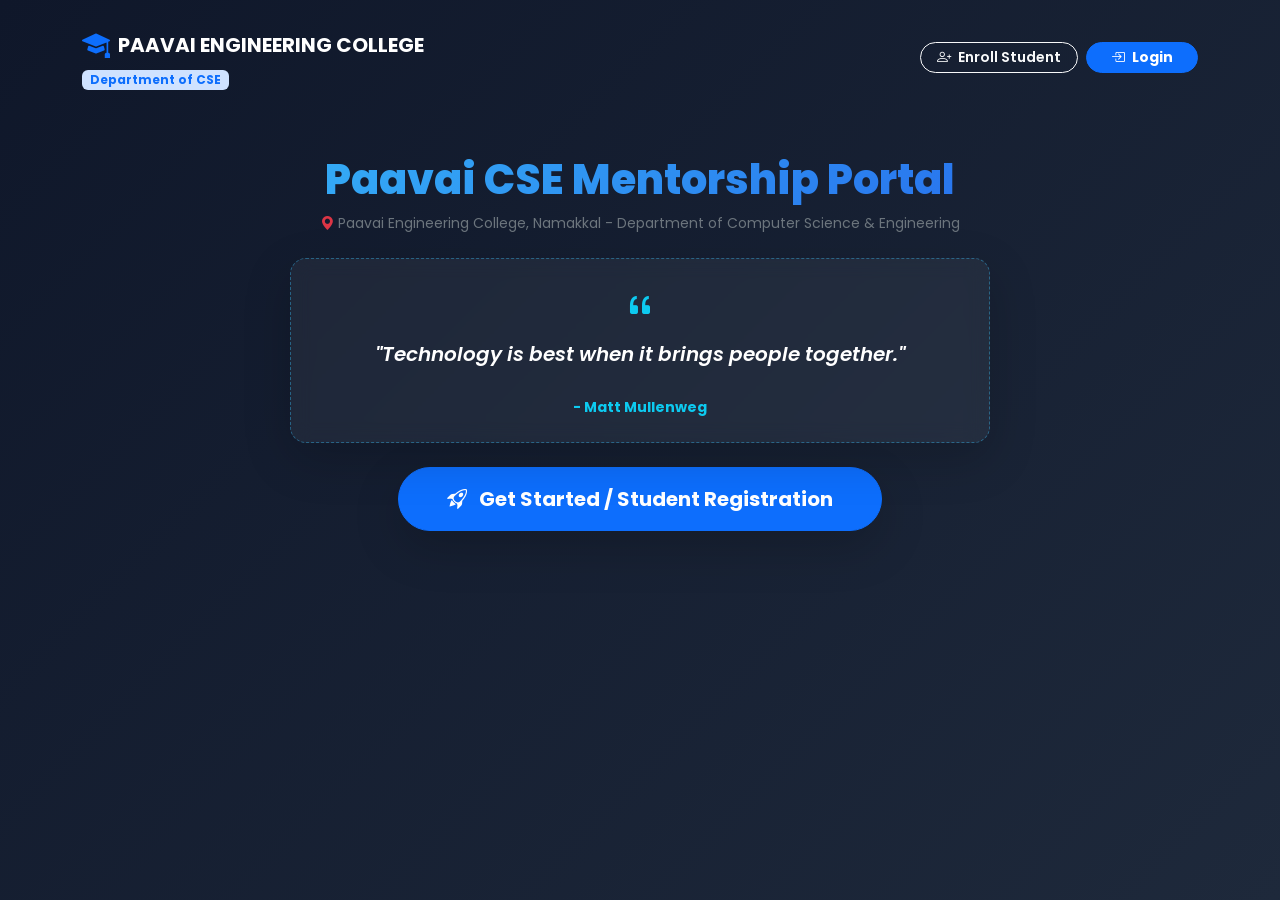
<file: index.html>
<!DOCTYPE html>
<html lang="en">
<head>
  <meta charset="UTF-8">
  <meta name="viewport" content="width=device-width, initial-scale=1.0">
  <title>Paavai Engineering College - CSE Mentorship Portal</title>
  <link href="https://cdn.jsdelivr.net/npm/bootstrap@5.3.2/dist/css/bootstrap.min.css" rel="stylesheet">
  <link href="https://cdn.jsdelivr.net/npm/bootstrap-icons@1.11.1/font/bootstrap-icons.css" rel="stylesheet">
  <link href="https://fonts.googleapis.com/css2?family=Poppins:wght@300;400;500;600;700;800&display=swap" rel="stylesheet">
  <link rel="stylesheet" href="css/style.css">
  <style>
    .hero-title {
      font-size: 2.6rem;
      font-weight: 800;
      background: linear-gradient(135deg, #38bdf8 0%, #2563eb 100%);
      background-clip: text;
      -webkit-background-clip: text;
      -webkit-text-fill-color: transparent;
    }
    .quote-box {
      background: rgba(255, 255, 255, 0.05);
      border: 1px dashed rgba(56, 189, 248, 0.4);
      border-radius: 16px;
      backdrop-filter: blur(10px);
      min-height: 160px;
      display: flex;
      flex-direction: column;
      justify-content: center;
      align-items: center;
    }
  </style>
</head>
<body style="background: linear-gradient(135deg, #0f172a 0%, #1e293b 100%); min-height: 100vh;" class="py-4">

  <div class="container">
    <!-- Navbar Header -->
    <div class="d-flex justify-content-between align-items-center mb-5">
      <div class="text-white">
        <div class="d-flex align-items-center gap-2">
          <i class="bi bi-mortarboard-fill text-primary fs-3"></i>
          <span class="fw-bold fs-5 text-uppercase tracking-wider">Paavai Engineering College</span>
        </div>
        <span class="badge bg-primary-subtle text-primary mt-1">Department of CSE</span>
      </div>
      <div class="d-flex gap-2">
        <a href="students.html" class="btn btn-outline-light btn-sm rounded-pill px-3 fw-semibold">
          <i class="bi bi-person-plus me-1"></i> Enroll Student
        </a>
        <!-- Login Button with Relative Redirect -->
        <button type="button" onclick="window.location.href='./login.html'" class="btn btn-primary btn-sm rounded-pill px-4 fw-bold">
          <i class="bi bi-box-arrow-in-right me-1"></i> Login
        </button>
      </div>
    </div>

    <!-- Hero Header -->
    <div class="text-center my-4 py-3" id="hero-section">
      <h1 class="hero-title mb-2">Paavai CSE Mentorship Portal</h1>
      <p class="text-secondary small mb-4"><i class="bi bi-geo-alt-fill text-danger me-1"></i>Paavai Engineering College, Namakkal - Department of Computer Science & Engineering</p>
      
      <!-- 3-Second Automated GSAP Animated Quotes Container  ndfkjdndj -->
      <div class="quote-box p-4 mx-auto text-white shadow-lg my-4" style="max-width: 700px;">
        <i class="bi bi-quote text-info fs-2 mb-2"></i>
        <p id="quote-text" class="fw-semibold fst-italic mb-2 fs-5" style="min-height: 50px;">"Loading quote..."</p>
        <span id="quote-author" class="text-info small fw-bold">- Author</span>
      </div>

      <div class="mt-4">
        <a href="students.html" class="btn btn-primary btn-lg rounded-pill px-5 py-3 fw-bold shadow-lg">
          <i class="bi bi-rocket-takeoff me-2"></i> Get Started / Student Registration
        </a>
      </div>
    </div>
  </div>

  <!-- Scripts -->
  <script src="https://cdn.jsdelivr.net/npm/bootstrap@5.3.2/dist/js/bootstrap.bundle.min.js"></script>
  <script src="https://cdnjs.cloudflare.com/ajax/libs/gsap/3.12.2/gsap.min.js"></script>
  <script src="js/auth.js"></script>
  <script src="js/app.js"></script>
  <script>
    const quotesList = [
      { text: "Technology is best when it brings people together.", author: "Matt Mullenweg" },
      { text: "First, solve the problem. Then, write the code.", author: "John Johnson" },
      { text: "The computer was born to solve problems that did not exist before.", author: "Bill Gates" },
      { text: "Code is like humor. When you have to explain it, it’s bad.", author: "Cory House" },
      { text: "Engineering is the closest thing to magic that exists in the world.", author: "Elon Musk" }
    ];

    let currentQuoteIndex = 0;

    function animateNextQuote() {
      const qText = document.getElementById('quote-text');
      const qAuthor = document.getElementById('quote-author');

      if (!qText || !qAuthor) return;

      gsap.to([qText, qAuthor], {
        opacity: 0,
        y: -15,
        duration: 0.5,
        onComplete: () => {
          currentQuoteIndex = (currentQuoteIndex + 1) % quotesList.length;
          const current = quotesList[currentQuoteIndex];

          qText.innerText = `"${current.text}"`;
          qAuthor.innerText = `- ${current.author}`;

          gsap.fromTo([qText, qAuthor], 
            { opacity: 0, y: 15 }, 
            { opacity: 1, y: 0, duration: 0.5 }
          );
        }
      });
    }

    document.addEventListener('DOMContentLoaded', () => {
      // Clean state on landing page load if user logged out
      if (!sessionStorage.getItem('logged_user_role')) {
        localStorage.removeItem('current_student');
      }

      const initial = quotesList[0];
      const qText = document.getElementById('quote-text');
      const qAuthor = document.getElementById('quote-author');
      
      if (qText && qAuthor) {
        qText.innerText = `"${initial.text}"`;
        qAuthor.innerText = `- ${initial.author}`;
        setInterval(animateNextQuote, 3000);
      }
    });
  </script>
</body>
</html>
</file>
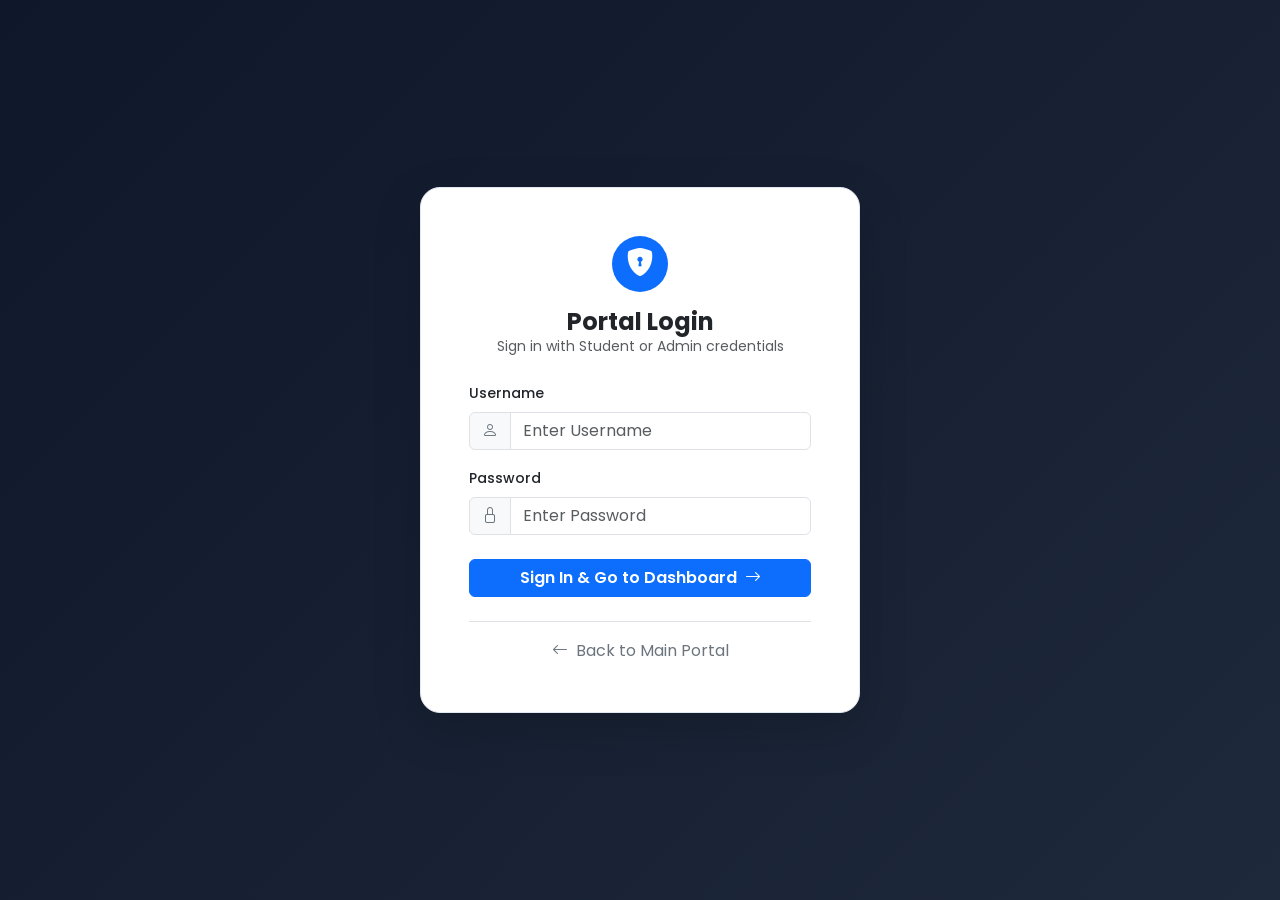
<file: attendance.html>
<!DOCTYPE html>
<html lang="en">
<head>
  <meta charset="UTF-8">
  <meta name="viewport" content="width=device-width, initial-scale=1.0">
  <title>Attendance Tracker - Mentor System</title>
  <link href="https://cdn.jsdelivr.net/npm/bootstrap@5.3.2/dist/css/bootstrap.min.css" rel="stylesheet">
  <link href="https://cdn.jsdelivr.net/npm/bootstrap-icons@1.11.1/font/bootstrap-icons.css" rel="stylesheet">
  <link href="https://fonts.googleapis.com/css2?family=Poppins:wght@300;400;500;600;700&display=swap" rel="stylesheet">
  <link rel="stylesheet" href="css/style.css">
</head>
<body>

<div id="app-layout">
  <aside id="sidebar">
    <div class="sidebar-brand"><i class="bi bi-mortarboard-fill text-primary me-2 fs-4"></i><span>MentorPulse</span></div>
    <ul class="sidebar-menu">
      <li><a href="dashboard.html" class="nav-link"><i class="bi bi-grid-1x2"></i> Dashboard</a></li>
      <li><a href="students.html" class="nav-link"><i class="bi bi-people"></i> Students</a></li>
      <li><a href="attendance.html" class="nav-link active"><i class="bi bi-calendar-check"></i> Attendance</a></li>
      <li><a href="marks.html" class="nav-link"><i class="bi bi-journal-bookmark"></i> Marks & GPA</a></li>
      <li><a href="placement.html" class="nav-link"><i class="bi bi-briefcase"></i> Placements</a></li>
      <li><a href="certificates.html" class="nav-link"><i class="bi bi-award"></i> Certificates</a></li>
      <li><a href="skills.html" class="nav-link"><i class="bi bi-cpu"></i> Skill Matrix</a></li>
      <li><a href="documents.html" class="nav-link"><i class="bi bi-file-earmark-lock"></i> Vault</a></li>
      <li><a href="meetings.html" class="nav-link"><i class="bi bi-clock-history"></i> Sessions</a></li>
      <li><a href="reports.html" class="nav-link"><i class="bi bi-file-bar-graph"></i> Reports</a></li>
      <li><a href="settings.html" class="nav-link"><i class="bi bi-gear"></i> Settings</a></li>
    </ul>
    <div class="p-3 border-top border-secondary border-opacity-25">
      <button class="btn btn-outline-danger btn-sm w-100" onclick="logoutPortal()"><i class="bi bi-box-arrow-right me-1"></i> Sign Out</button>
    </div>
  </aside>

  <main id="main-content">
    <header class="top-navbar">
      <div class="d-flex align-items-center gap-3">
        <button id="sidebar-toggle" class="btn btn-light btn-sm border"><i class="bi bi-list fs-5"></i></button>
        <span class="text-secondary small">Attendance / Daily Register</span>
      </div>
      <button id="theme-toggle" class="btn btn-light btn-sm border rounded-circle"><i class="bi bi-moon-stars"></i></button>
    </header>

    <div class="p-4">
      <div class="d-flex flex-wrap justify-content-between align-items-center gap-2 mb-4">
        <div>
          <h4 class="fw-bold mb-0">Daily Attendance Register</h4>
          <p class="text-secondary small mb-0">Record and monitor real-time class participation.</p>
        </div>
        <div class="d-flex gap-2">
          <input type="date" id="attendance-date" class="form-control form-control-sm">
          <button class="btn btn-primary btn-sm" onclick="saveAttendance()"><i class="bi bi-check2-circle me-1"></i> Save Changes</button>
        </div>
      </div>

      <div class="card-custom p-0 overflow-hidden">
        <div class="table-responsive">
          <table class="table-custom">
            <thead>
              <tr>
                <th>Student ID</th>
                <th>Name</th>
                <th>Department</th>
                <th>Current %</th>
                <th>Today's Status</th>
              </tr>
            </thead>
            <tbody id="attendance-body">
              <tr>
                <td colspan="5" class="text-center py-4 text-muted">Loading attendance data...</td>
              </tr>
            </tbody>
          </table>
        </div>
      </div>
    </div>
  </main>
</div>

<script src="https://cdn.jsdelivr.net/npm/bootstrap@5.3.2/dist/js/bootstrap.bundle.min.js"></script>
<script src="js/auth.js"></script>
<script src="js/github-sync.js"></script>
<script src="js/app.js"></script>
<script>
  let studentsData = [];
  document.getElementById('attendance-date').valueAsDate = new Date();

  async function loadAttendance() {
    const tbody = document.getElementById('attendance-body');
    
    // Direct-ஆ GitHub JSON Database-ல இருந்து எடுக்கிறோம்:
    if (typeof fetchStudentsFromGitHub === 'function') {
      studentsData = await fetchStudentsFromGitHub() || [];
    } else {
      studentsData = [];
    }

    if (studentsData.length === 0) {
      tbody.innerHTML = `<tr><td colspan="5" class="text-center py-4 text-muted">No student records found.</td></tr>`;
      return;
    }

    tbody.innerHTML = studentsData.map(s => {
      const pct = s.attendancePct || 85;
      const sId = s.id || s.regNo;
      return `
        <tr>
          <td class="fw-medium">${sId}</td>
          <td>${s.name || 'N/A'}</td>
          <td><span class="badge bg-secondary-subtle text-secondary">${s.department || 'CSE'}</span></td>
          <td>
            <span class="badge ${pct < 75 ? 'bg-danger' : 'bg-success'}">${pct}%</span>
          </td>
          <td>
            <div class="form-check form-switch">
              <input class="form-check-input att-switch" type="checkbox" id="switch-${sId}" ${pct >= 75 ? 'checked' : ''}>
              <label class="form-check-label small fw-semibold" for="switch-${sId}">Present</label>
            </div>
          </td>
        </tr>
      `;
    }).join('');
  }

  async function saveAttendance() {
    if (studentsData.length === 0) return;

    for (let s of studentsData) {
      const sId = s.id || s.regNo;
      const switchEl = document.getElementById(`switch-${sId}`);
      if (!switchEl) continue;

      let currentPct = s.attendancePct || 85;
      const isPresent = switchEl.checked;

      if (!isPresent && currentPct > 0) {
        s.attendancePct = Math.max(0, currentPct - 1);
      } else if (isPresent && currentPct < 100) {
        s.attendancePct = Math.min(100, currentPct + 1);
      }
    }

    // Save Attendance back to GitHub JSON
    if (typeof syncStudentsToGitHub === 'function') {
      const isSaved = await syncStudentsToGitHub(studentsData);
      if (isSaved) {
        showToast('Attendance recorded and synced to GitHub!', 'success');
      } else {
        showToast('Failed to sync attendance to GitHub', 'danger');
      }
    }
    loadAttendance();
  }

  function logoutPortal() {
    sessionStorage.clear();
    localStorage.clear();
    window.location.replace('index.html');
  }

  document.addEventListener('DOMContentLoaded', loadAttendance);
</script>
</body>
</html>
</file>
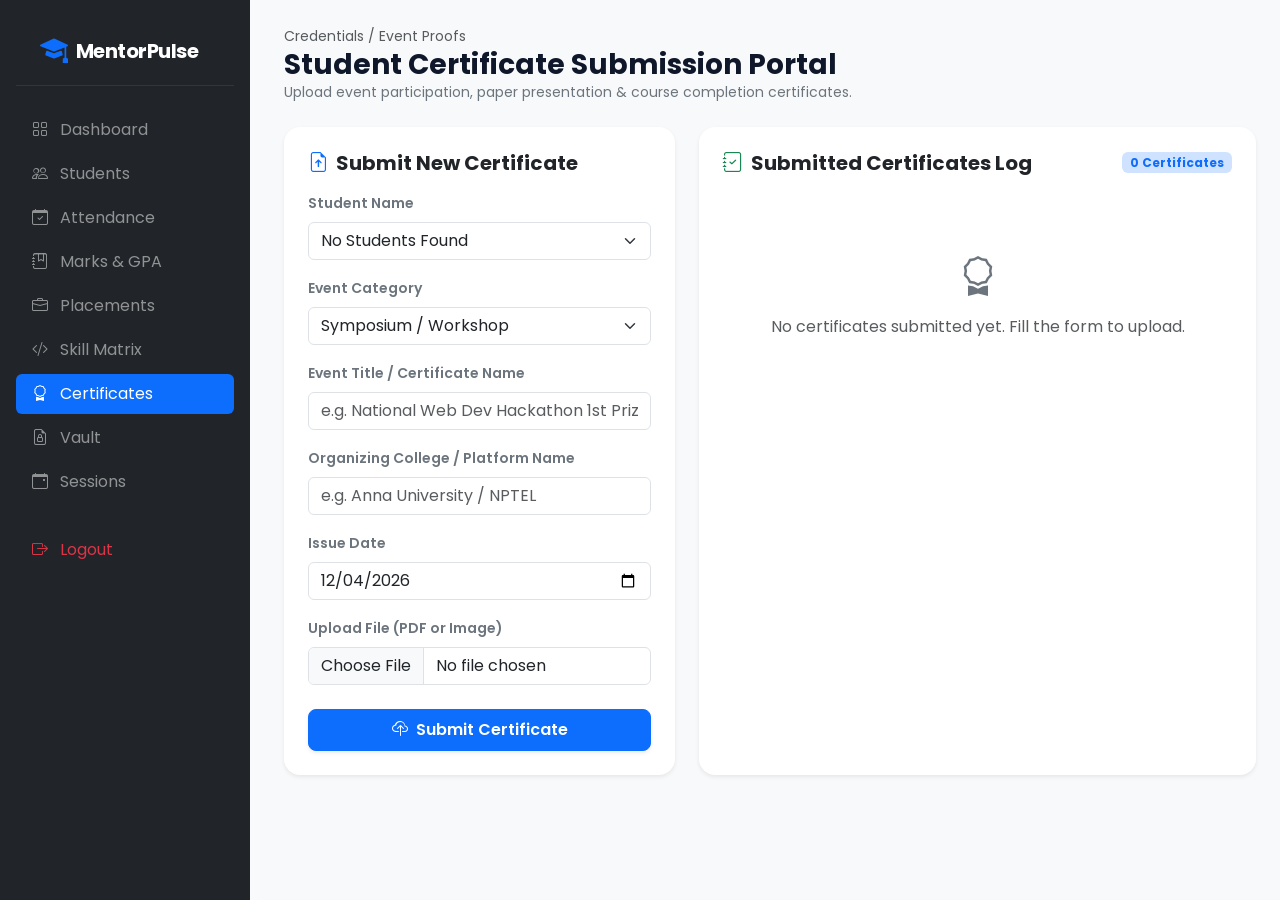
<file: certificates.html>
<!DOCTYPE html>
<html lang="en">
<head>
  <meta charset="UTF-8">
  <meta name="viewport" content="width=device-width, initial-scale=1.0">
  <title>Certificates Vault & Submissions - MentorPulse</title>
  <link href="https://cdn.jsdelivr.net/npm/bootstrap@5.3.2/dist/css/bootstrap.min.css" rel="stylesheet">
  <link href="https://cdn.jsdelivr.net/npm/bootstrap-icons@1.11.1/font/bootstrap-icons.css" rel="stylesheet">
  <link href="https://fonts.googleapis.com/css2?family=Poppins:wght@300;400;500;600;700&display=swap" rel="stylesheet">
  <link rel="stylesheet" href="css/style.css">
  <style>
    .cert-card {
      border: 1px solid #e2e8f0;
      border-radius: 12px;
      transition: all 0.2s ease;
    }
    .cert-card:hover {
      box-shadow: 0 4px 12px rgba(0,0,0,0.08);
      border-color: #2563eb;
    }
  </style>
</head>
<body>

<div id="app-layout" class="d-flex">
  <!-- Sidebar Navigation -->
  <aside id="sidebar" class="bg-dark text-white p-3" style="width: 250px; min-height: 100vh;">
    <div class="sidebar-brand d-flex align-items-center gap-2 mb-4">
      <i class="bi bi-mortarboard-fill text-primary fs-3"></i>
      <span class="fw-bold fs-5">MentorPulse</span>
    </div>
    <ul class="nav flex-column gap-1">
      <li class="nav-item"><a href="dashboard.html" class="nav-link text-white-50"><i class="bi bi-grid me-2"></i> Dashboard</a></li>
      <li class="nav-item"><a href="students.html" class="nav-link text-white-50"><i class="bi bi-people me-2"></i> Students</a></li>
      <li class="nav-item"><a href="attendance.html" class="nav-link text-white-50"><i class="bi bi-calendar-check me-2"></i> Attendance</a></li>
      <li class="nav-item"><a href="marks.html" class="nav-link text-white-50"><i class="bi bi-journal-bookmark me-2"></i> Marks & GPA</a></li>
      <li class="nav-item"><a href="placement.html" class="nav-link text-white-50"><i class="bi bi-briefcase me-2"></i> Placements</a></li>
      <li class="nav-item"><a href="skills.html" class="nav-link text-white-50"><i class="bi bi-code-slash me-2"></i> Skill Matrix</a></li>
      <li class="nav-item"><a href="certificates.html" class="nav-link active bg-primary text-white rounded"><i class="bi bi-award me-2"></i> Certificates</a></li>
      <li class="nav-item"><a href="documents.html" class="nav-link text-white-50"><i class="bi bi-file-earmark-lock me-2"></i> Vault</a></li>
      <li class="nav-item"><a href="meetings.html" class="nav-link text-white-50"><i class="bi bi-calendar-event me-2"></i> Sessions</a></li>
      <li class="nav-item"><a href="index.html" class="nav-link text-danger mt-4" onclick="sessionStorage.clear();"><i class="bi bi-box-arrow-right me-2"></i> Logout</a></li>
    </ul>
  </aside>

  <!-- Main Content -->
  <main id="main-content" class="flex-grow-1 bg-light p-4">
    <header class="d-flex justify-content-between align-items-center mb-4">
      <div>
        <span class="text-muted small">Credentials / Event Proofs</span>
        <h3 class="fw-bold mb-0">Student Certificate Submission Portal</h3>
        <p class="text-secondary small mb-0">Upload event participation, paper presentation & course completion certificates.</p>
      </div>
    </header>

    <div class="row g-4">
      <!-- Left Column: Certificate Submission Form -->
      <div class="col-12 col-lg-5">
        <div class="card border-0 shadow-sm p-4 rounded-4 bg-white">
          <h5 class="fw-bold mb-3"><i class="bi bi-file-earmark-arrow-up text-primary me-2"></i>Submit New Certificate</h5>

          <form id="cert-upload-form">
            <!-- Student Select -->
            <div class="mb-3">
              <label class="form-label small fw-semibold text-secondary">Student Name</label>
              <select id="cert-student-select" class="form-select" required>
                <option value="">Loading students...</option>
              </select>
            </div>

            <!-- Event Category -->
            <div class="mb-3">
              <label class="form-label small fw-semibold text-secondary">Event Category</label>
              <select id="cert-category" class="form-select" required>
                <option value="Symposium / Workshop">Symposium / Workshop</option>
                <option value="Paper / Project Presentation">Paper / Project Presentation</option>
                <option value="Hackathon / Coding Contest">Hackathon / Coding Contest</option>
                <option value="NPTEL / Coursera Certification">NPTEL / Online Certification</option>
                <option value="Sports / Cultural Event">Sports / Cultural Event</option>
              </select>
            </div>

            <!-- Certificate Title -->
            <div class="mb-3">
              <label class="form-label small fw-semibold text-secondary">Event Title / Certificate Name</label>
              <input type="text" id="cert-title" class="form-control" placeholder="e.g. National Web Dev Hackathon 1st Prize" required>
            </div>

            <!-- Issued Organization / College -->
            <div class="mb-3">
              <label class="form-label small fw-semibold text-secondary">Organizing College / Platform Name</label>
              <input type="text" id="cert-issuer" class="form-control" placeholder="e.g. Anna University / NPTEL" required>
            </div>

            <!-- Event Date -->
            <div class="mb-3">
              <label class="form-label small fw-semibold text-secondary">Issue Date</label>
              <input type="date" id="cert-date" class="form-control" required>
            </div>

            <!-- File Upload -->
            <div class="mb-4">
              <label class="form-label small fw-semibold text-secondary">Upload File (PDF or Image)</label>
              <input type="file" id="cert-file" class="form-control" accept="image/*,.pdf" required>
            </div>

            <button type="submit" id="submit-cert-btn" class="btn btn-primary w-100 py-2 fw-semibold rounded-3 shadow-sm">
              <i class="bi bi-cloud-upload me-1"></i> Submit Certificate
            </button>
          </form>
        </div>
      </div>

      <!-- Right Column: Submitted Certificates List -->
      <div class="col-12 col-lg-7">
        <div class="card border-0 shadow-sm p-4 rounded-4 bg-white h-100">
          <div class="d-flex justify-content-between align-items-center mb-4">
            <h5 class="fw-bold mb-0"><i class="bi bi-journal-check text-success me-2"></i>Submitted Certificates Log</h5>
            <span class="badge bg-primary-subtle text-primary" id="cert-count-badge">0 Certificates</span>
          </div>

          <div id="cert-list-container" class="d-flex flex-column gap-3">
            <div class="text-center text-muted py-5">
              <i class="bi bi-award fs-1 d-block mb-2 text-secondary"></i>
              <span>No certificates submitted yet. Fill the form to upload.</span>
            </div>
          </div>
        </div>
      </div>
    </div>
  </main>
</div>

<!-- SCRIPTS -->
<script src="https://cdn.jsdelivr.net/npm/bootstrap@5.3.2/dist/js/bootstrap.bundle.min.js"></script>
<script src="js/github-sync.js"></script>
<script src="js/app.js"></script>
<script>
  let loadedStudents = [];
  let allCertificates = [];

  document.getElementById('cert-date').valueAsDate = new Date();

  async function initCertificatesPage() {
    const select = document.getElementById('cert-student-select');
    loadedStudents = await fetchStudentsFromGitHub() || [];

    const loggedRole = sessionStorage.getItem('logged_user_role');
    const currentStudent = JSON.parse(sessionStorage.getItem('current_student') || '{}');

    if (loadedStudents.length === 0) {
      select.innerHTML = '<option value="">No Students Found</option>';
      return;
    }

    select.innerHTML = loadedStudents.map(s => `
      <option value="${s.id}">${s.name} (${s.id})</option>
    `).join('');

    // If Student is Logged in -> Auto Select and Disable Dropdown
    if (loggedRole === 'student' && currentStudent.id) {
      select.value = currentStudent.id;
      select.disabled = true;
    }

    loadCertificates();
  }

  function loadCertificates() {
    // Load from localStorage/Session for dynamic display
    const savedCerts = JSON.parse(localStorage.getItem('student_submitted_certificates') || '[]');
    allCertificates = savedCerts;

    const container = document.getElementById('cert-list-container');
    const badge = document.getElementById('cert-count-badge');

    badge.innerText = `${allCertificates.length} Certificates`;

    if (allCertificates.length === 0) {
      container.innerHTML = `
        <div class="text-center text-muted py-5">
          <i class="bi bi-award fs-1 d-block mb-2 text-secondary"></i>
          <span>No certificates submitted yet. Fill the form to upload.</span>
        </div>
      `;
      return;
    }

    container.innerHTML = allCertificates.map((c, index) => `
      <div class="cert-card p-3 bg-white">
        <div class="d-flex justify-content-between align-items-start mb-2">
          <div>
            <span class="badge bg-info-subtle text-info mb-1">${c.category}</span>
            <h6 class="fw-bold mb-0 text-dark">${c.title}</h6>
            <span class="text-muted small">By <strong>${c.studentName}</strong> (${c.issuer})</span>
          </div>
          <span class="badge bg-success-subtle text-success"><i class="bi bi-check-circle me-1"></i>Verified</span>
        </div>
        <div class="d-flex justify-content-between align-items-center mt-3 pt-2 border-top">
          <span class="text-secondary small"><i class="bi bi-calendar3 me-1"></i>${c.date}</span>
          <button class="btn btn-outline-primary btn-sm rounded-pill" onclick="viewCertificate('${c.fileData}')">
            <i class="bi bi-eye me-1"></i> View Proof
          </button>
        </div>
      </div>
    `).join('');
  }

  // File to Base64 String Converter for viewing
  function getBase64(file) {
    return new Promise((resolve, reject) => {
      const reader = new FileReader();
      reader.readAsDataURL(file);
      reader.onload = () => resolve(reader.result);
      reader.onerror = error => reject(error);
    });
  }

  // Handle Certificate Form Submit
  document.getElementById('cert-upload-form').addEventListener('submit', async (e) => {
    e.preventDefault();
    const btn = document.getElementById('submit-cert-btn');
    
    const studentId = document.getElementById('cert-student-select').value;
    const student = loadedStudents.find(s => s.id === studentId);

    const category = document.getElementById('cert-category').value;
    const title = document.getElementById('cert-title').value.trim();
    const issuer = document.getElementById('cert-issuer').value.trim();
    const date = document.getElementById('cert-date').value;
    const fileInput = document.getElementById('cert-file');

    if (!fileInput.files[0]) {
      alert('Please select a certificate file to upload!');
      return;
    }

    btn.disabled = true;
    btn.innerHTML = '<span class="spinner-border spinner-border-sm me-2"></span>Uploading...';

    try {
      const fileData = await getBase64(fileInput.files[0]);

      const newCert = {
        id: 'cert_' + Date.now(),
        studentId: studentId,
        studentName: student ? student.name : 'Student',
        category: category,
        title: title,
        issuer: issuer,
        date: date,
        fileData: fileData
      };

      let existingCerts = JSON.parse(localStorage.getItem('student_submitted_certificates') || '[]');
      existingCerts.unshift(newCert);
      localStorage.setItem('student_submitted_certificates', JSON.stringify(existingCerts));

      if (typeof showToast === 'function') showToast('Certificate submitted successfully!', 'success');
      else alert('Certificate submitted successfully!');

      document.getElementById('cert-title').value = '';
      document.getElementById('cert-issuer').value = '';
      fileInput.value = '';

      loadCertificates();
    } catch (err) {
      console.error(err);
      alert('Error uploading certificate!');
    } finally {
      btn.disabled = false;
      btn.innerHTML = '<i class="bi bi-cloud-upload me-1"></i> Submit Certificate';
    }
  });

  function viewCertificate(fileData) {
    const w = window.open("");
    w.document.write(`<iframe src="${fileData}" style="border:0; top:0px; left:0px; bottom:0px; right:0px; width:100%; height:100%;" allowfullscreen></iframe>`);
  }

  document.addEventListener('DOMContentLoaded', initCertificatesPage);
</script>
</body>
</html>
</file>
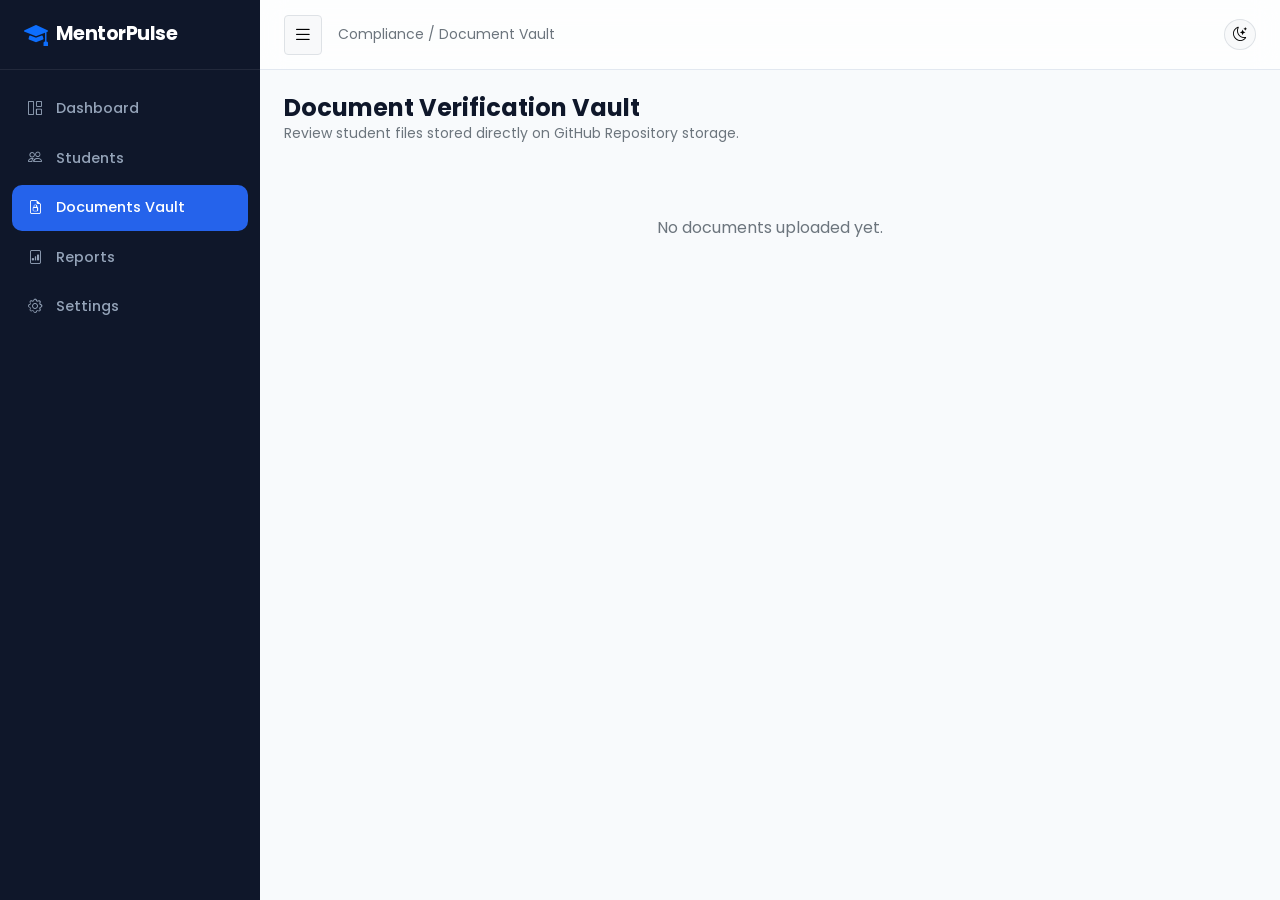
<file: documents.html>
<!DOCTYPE html>
<html lang="en">
<head>
  <meta charset="UTF-8">
  <meta name="viewport" content="width=device-width, initial-scale=1.0">
  <title>Documents Vault - Mentor Management System</title>
  <link href="https://cdn.jsdelivr.net/npm/bootstrap@5.3.2/dist/css/bootstrap.min.css" rel="stylesheet">
  <link href="https://cdn.jsdelivr.net/npm/bootstrap-icons@1.11.1/font/bootstrap-icons.css" rel="stylesheet">
  <link href="https://fonts.googleapis.com/css2?family=Poppins:wght@300;400;500;600;700&display=swap" rel="stylesheet">
  <link rel="stylesheet" href="css/style.css">
</head>
<body>

<div id="app-layout">
  <aside id="sidebar">
    <div class="sidebar-brand">
      <i class="bi bi-mortarboard-fill text-primary me-2 fs-4"></i>
      <span>MentorPulse</span>
    </div>
    <ul class="sidebar-menu">
      <li><a href="dashboard.html" class="nav-link"><i class="bi bi-grid-1x2"></i> Dashboard</a></li>
      <li><a href="students.html" class="nav-link"><i class="bi bi-people"></i> Students</a></li>
      <li><a href="documents.html" class="nav-link active"><i class="bi bi-file-earmark-lock"></i> Documents Vault</a></li>
      <li><a href="reports.html" class="nav-link"><i class="bi bi-file-bar-graph"></i> Reports</a></li>
      <li><a href="settings.html" class="nav-link"><i class="bi bi-gear"></i> Settings</a></li>
    </ul>
  </aside>

  <main id="main-content">
    <header class="top-navbar">
      <div class="d-flex align-items-center gap-3">
        <button id="sidebar-toggle" class="btn btn-light btn-sm border"><i class="bi bi-list fs-5"></i></button>
        <span class="text-secondary small">Compliance / Document Vault</span>
      </div>
      <button id="theme-toggle" class="btn btn-light btn-sm border rounded-circle"><i class="bi bi-moon-stars"></i></button>
    </header>

    <div class="p-4">
      <div class="mb-4">
        <h4 class="fw-bold mb-0">Document Verification Vault</h4>
        <p class="text-secondary small mb-0">Review student files stored directly on GitHub Repository storage.</p>
      </div>

      <div class="row g-3" id="documents-grid">
        <div class="col-12 text-center text-secondary py-5">Loading vault files from GitHub Repo...</div>
      </div>
    </div>
  </main>
</div>

<script src="https://cdn.jsdelivr.net/npm/bootstrap@5.3.2/dist/js/bootstrap.bundle.min.js"></script>
<script src="js/github-sync.js"></script>
<script src="js/app.js"></script>
<script>
  async function renderVaultGrid() {
    const grid = document.getElementById('documents-grid');
    const students = await fetchStudentsFromGitHub();

    if (!students || students.length === 0) {
      grid.innerHTML = '<div class="col-12 text-center text-secondary py-5">No documents uploaded yet.</div>';
      return;
    }

    grid.innerHTML = students.map(s => `
      <div class="col-12 col-md-6 col-lg-4">
        <div class="card-custom">
          <div class="d-flex justify-content-between align-items-start mb-3">
            <div>
              <h6 class="fw-bold mb-0">${s.name}</h6>
              <span class="badge bg-secondary-subtle text-dark">${s.id}</span>
            </div>
            <i class="bi bi-patch-check-fill text-primary fs-5"></i>
          </div>
          <p class="text-secondary small mb-3">Dept: ${s.department || 'N/A'}</p>
          <div class="d-flex gap-2">
            ${s.docUrl ? `<a href="${s.docUrl}" target="_blank" class="btn btn-sm btn-primary w-100"><i class="bi bi-download me-1"></i> View / Download</a>` : '<button class="btn btn-sm btn-light w-100" disabled>No File</button>'}
          </div>
        </div>
      </div>
    `).join('');
  }

  document.addEventListener('DOMContentLoaded', renderVaultGrid);
</script>
</body>
</html>
</file>
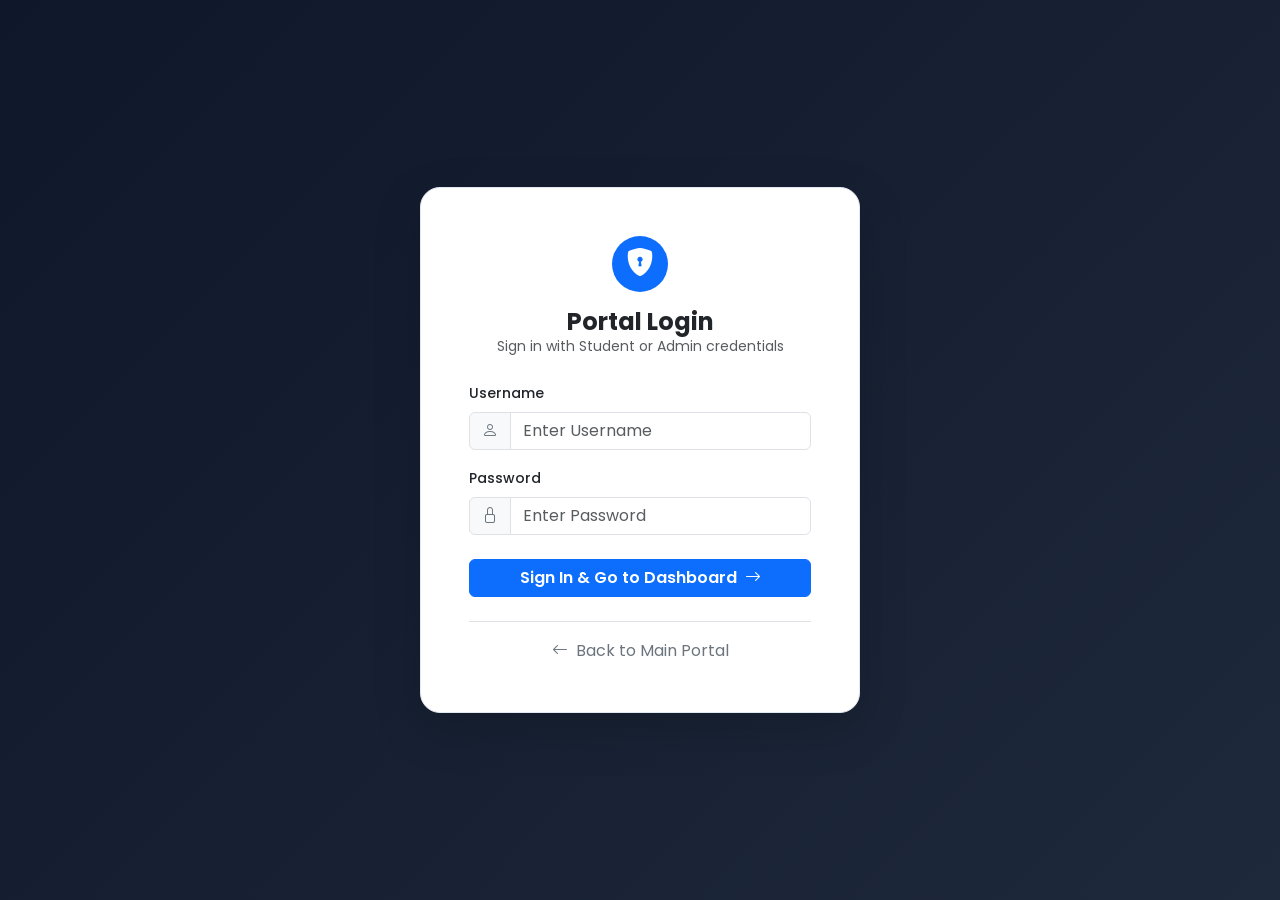
<file: login.html>
<!DOCTYPE html>
<html lang="en">
<head>
  <meta charset="UTF-8">
  <meta name="viewport" content="width=device-width, initial-scale=1.0">
  <title>Portal Login - Paavai CSE Mentorship Portal</title>
  <link href="https://cdn.jsdelivr.net/npm/bootstrap@5.3.2/dist/css/bootstrap.min.css" rel="stylesheet">
  <link href="https://cdn.jsdelivr.net/npm/bootstrap-icons@1.11.1/font/bootstrap-icons.css" rel="stylesheet">
  <link href="https://fonts.googleapis.com/css2?family=Poppins:wght@300;400;500;600;700;800&display=swap" rel="stylesheet">
  <link rel="stylesheet" href="css/style.css">
</head>
<body style="background: linear-gradient(135deg, #0f172a 0%, #1e293b 100%); min-height: 100vh;" class="d-flex align-items-center justify-content-center py-4">

  <div class="card-custom bg-white text-dark p-4 p-md-5 mx-auto shadow-lg" style="width: 100%; max-width: 440px; border-radius: 20px;">
    <div class="text-center mb-4">
      <div class="d-inline-flex align-items-center justify-content-center bg-primary rounded-circle mb-3" style="width: 56px; height: 56px;">
        <i class="bi bi-shield-lock-fill text-white fs-3"></i>
      </div>
      <h4 class="fw-bold mb-0">Portal Login</h4>
      <p class="text-muted small">Sign in with Student or Admin credentials</p>
    </div>

    <!-- Login Form -->
    <form id="portal-login-form">
      <div class="mb-3">
        <label class="form-label text-dark small fw-medium">Username</label>
        <div class="input-group">
          <span class="input-group-text bg-light text-secondary"><i class="bi bi-person"></i></span>
          <input type="text" id="login-username" class="form-control" placeholder="Enter Username" required>
        </div>
      </div>
      <div class="mb-4">
        <label class="form-label text-dark small fw-medium">Password</label>
        <div class="input-group">
          <span class="input-group-text bg-light text-secondary"><i class="bi bi-lock"></i></span>
          <input type="password" id="login-password" class="form-control" placeholder="Enter Password" required>
        </div>
      </div>
      <button type="submit" id="login-btn" class="btn btn-primary w-100 py-25 fw-semibold hover-lift">
        Sign In & Go to Dashboard <i class="bi bi-arrow-right ms-1"></i>
      </button>
    </form>

    <div class="text-center mt-4 border-top pt-3">
      <button type="button" onclick="window.location.href='index.html'" class="btn btn-link text-secondary small text-decoration-none p-0">
        <i class="bi bi-arrow-left me-1"></i> Back to Main Portal
      </button>
    </div>
  </div>

  <!-- Scripts: auth.js is intentionally excluded here to prevent immediate index.html redirects -->
  <script src="https://cdn.jsdelivr.net/npm/bootstrap@5.3.2/dist/js/bootstrap.bundle.min.js"></script>
  <script src="js/github-sync.js"></script>
  <script src="js/app.js"></script>
  <script>
    document.getElementById('portal-login-form').addEventListener('submit', async (e) => {
      e.preventDefault();
      const u = document.getElementById('login-username').value.trim();
      const p = document.getElementById('login-password').value.trim();
      const btn = document.getElementById('login-btn');

      btn.disabled = true;
      btn.innerHTML = '<span class="spinner-border spinner-border-sm me-2"></span>Authenticating...';

      // 1. Admin Login Check (admin / admin123)
      if (u === 'admin' && p === 'admin123') {
        sessionStorage.setItem('logged_user_role', 'admin');
        if (typeof showToast === 'function') showToast('Admin Logged in! Redirecting...', 'success');
        setTimeout(() => window.location.href = 'dashboard.html', 800);
        return;
      }

      // 2. Student Login Check from GitHub Cloud Database
      try {
        const students = await fetchStudentsFromGitHub() || [];
        const foundStudent = students.find(s => s.username && s.username.toLowerCase() === u.toLowerCase() && s.password === p);

        if (foundStudent) {
          sessionStorage.setItem('logged_user_role', 'student');
          sessionStorage.setItem('current_student', JSON.stringify(foundStudent));

          if (typeof showToast === 'function') showToast(`Welcome ${foundStudent.name}! Redirecting...`, 'success');
          setTimeout(() => window.location.href = 'dashboard.html', 800);
        } else {
          if (typeof showToast === 'function') showToast('Invalid Username or Password!', 'danger');
          else alert('Invalid Username or Password!');
        }
      } catch (err) {
        console.error('Login Fetch Error:', err);
        if (typeof showToast === 'function') showToast('Error connecting to database!', 'danger');
      } finally {
        btn.disabled = false;
        btn.innerHTML = 'Sign In & Go to Dashboard <i class="bi bi-arrow-right ms-1"></i>';
      }
    });
  </script>
</body>
</html>
</file>
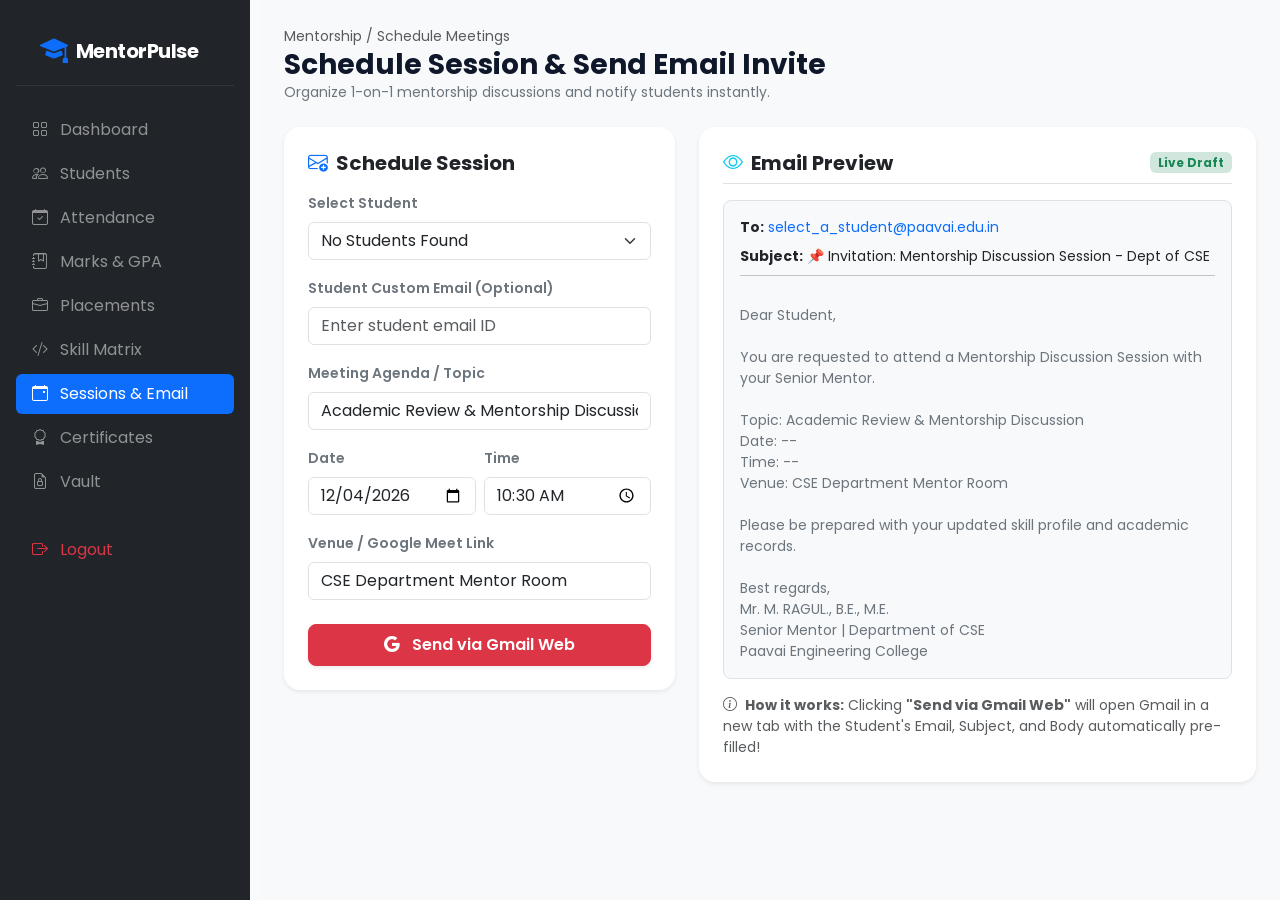
<file: meetings.html>
<!DOCTYPE html>
<html lang="en">
<head>
  <meta charset="UTF-8">
  <meta name="viewport" content="width=device-width, initial-scale=1.0">
  <title>Mentorship Sessions & Meetings - MentorPulse</title>
  <link href="https://cdn.jsdelivr.net/npm/bootstrap@5.3.2/dist/css/bootstrap.min.css" rel="stylesheet">
  <link href="https://cdn.jsdelivr.net/npm/bootstrap-icons@1.11.1/font/bootstrap-icons.css" rel="stylesheet">
  <link href="https://fonts.googleapis.com/css2?family=Poppins:wght@300;400;500;600;700&display=swap" rel="stylesheet">
  <link rel="stylesheet" href="css/style.css">
</head>
<body>

<div id="app-layout" class="d-flex">
  <!-- Sidebar Navigation -->
  <aside id="sidebar" class="bg-dark text-white p-3" style="width: 250px; min-height: 100vh;">
    <div class="sidebar-brand d-flex align-items-center gap-2 mb-4">
      <i class="bi bi-mortarboard-fill text-primary fs-3"></i>
      <span class="fw-bold fs-5">MentorPulse</span>
    </div>
    <ul class="nav flex-column gap-1">
      <li class="nav-item"><a href="dashboard.html" class="nav-link text-white-50"><i class="bi bi-grid me-2"></i> Dashboard</a></li>
      <li class="nav-item"><a href="students.html" class="nav-link text-white-50"><i class="bi bi-people me-2"></i> Students</a></li>
      <li class="nav-item"><a href="attendance.html" class="nav-link text-white-50"><i class="bi bi-calendar-check me-2"></i> Attendance</a></li>
      <li class="nav-item"><a href="marks.html" class="nav-link text-white-50"><i class="bi bi-journal-bookmark me-2"></i> Marks & GPA</a></li>
      <li class="nav-item"><a href="placement.html" class="nav-link text-white-50"><i class="bi bi-briefcase me-2"></i> Placements</a></li>
      <li class="nav-item"><a href="skills.html" class="nav-link text-white-50"><i class="bi bi-code-slash me-2"></i> Skill Matrix</a></li>
      <li class="nav-item"><a href="meetings.html" class="nav-link active bg-primary text-white rounded"><i class="bi bi-calendar-event me-2"></i> Sessions & Email</a></li>
      <li class="nav-item"><a href="certificates.html" class="nav-link text-white-50"><i class="bi bi-award me-2"></i> Certificates</a></li>
      <li class="nav-item"><a href="documents.html" class="nav-link text-white-50"><i class="bi bi-file-earmark-lock me-2"></i> Vault</a></li>
      <li class="nav-item"><a href="index.html" class="nav-link text-danger mt-4"><i class="bi bi-box-arrow-right me-2"></i> Logout</a></li>
    </ul>
  </aside>

  <!-- Main Content Area -->
  <main id="main-content" class="flex-grow-1 bg-light p-4">
    <header class="d-flex justify-content-between align-items-center mb-4">
      <div>
        <span class="text-muted small">Mentorship / Schedule Meetings</span>
        <h3 class="fw-bold mb-0">Schedule Session & Send Email Invite</h3>
        <p class="text-secondary small mb-0">Organize 1-on-1 mentorship discussions and notify students instantly.</p>
      </div>
    </header>

    <div class="row g-4">
      <!-- Schedule Meeting Form -->
      <div class="col-12 col-lg-5">
        <div class="card border-0 shadow-sm p-4 rounded-4 bg-white">
          <h5 class="fw-bold mb-3"><i class="bi bi-envelope-plus text-primary me-2"></i>Schedule Session</h5>
          
          <form id="meeting-form">
            <div class="mb-3">
              <label class="form-label small fw-semibold text-secondary">Select Student</label>
              <select id="m-student-select" class="form-select" required onchange="updateEmailPreview()">
                <option value="">Loading students...</option>
              </select>
            </div>

            <div class="mb-3">
              <label class="form-label small fw-semibold text-secondary">Student Custom Email (Optional)</label>
              <input type="email" id="m-custom-email" class="form-control" placeholder="Enter student email ID" oninput="updateEmailPreview()">
            </div>

            <div class="mb-3">
              <label class="form-label small fw-semibold text-secondary">Meeting Agenda / Topic</label>
              <input type="text" id="m-topic" class="form-control" value="Academic Review & Mentorship Discussion" required>
            </div>

            <div class="row g-2 mb-3">
              <div class="col-6">
                <label class="form-label small fw-semibold text-secondary">Date</label>
                <input type="date" id="m-date" class="form-control" required>
              </div>
              <div class="col-6">
                <label class="form-label small fw-semibold text-secondary">Time</label>
                <input type="time" id="m-time" class="form-control" required>
              </div>
            </div>

            <div class="mb-3">
              <label class="form-label small fw-semibold text-secondary">Venue / Google Meet Link</label>
              <input type="text" id="m-venue" class="form-control" value="CSE Department Mentor Room" required>
            </div>

            <div class="d-grid gap-2 mt-4">
              <!-- Guaranteed Gmail Web Trigger -->
              <button type="button" onclick="sendViaGmailWeb()" class="btn btn-danger py-2 fw-semibold rounded-3 shadow-sm">
                <i class="bi bi-google me-2"></i> Send via Gmail Web
              </button>
            </div>
          </form>
        </div>
      </div>

      <!-- Email Preview Box -->
      <div class="col-12 col-lg-7">
        <div class="card border-0 shadow-sm p-4 rounded-4 bg-white h-100">
          <div class="d-flex justify-content-between align-items-center mb-3 border-bottom pb-2">
            <h5 class="fw-bold mb-0"><i class="bi bi-eye text-info me-2"></i>Email Preview</h5>
            <span class="badge bg-success-subtle text-success">Live Draft</span>
          </div>

          <div class="p-3 bg-light rounded-3 border">
            <div class="small mb-2"><strong>To:</strong> <span id="prev-email" class="text-primary">select_a_student@paavai.edu.in</span></div>
            <div class="small mb-2"><strong>Subject:</strong> 📌 Invitation: Mentorship Discussion Session - Dept of CSE</div>
            <hr class="my-2">
            <div class="small text-secondary" style="white-space: pre-line;" id="prev-body">
              Dear Student,

              You are requested to attend a Mentorship Discussion Session with your Senior Mentor.

              Topic: Academic Review & Mentorship Discussion
              Date: --
              Time: --
              Venue: CSE Department Mentor Room

              Please be prepared with your updated skill profile and academic records.

              Best regards,
              Mr. M. RAGUL., B.E., M.E.
              Senior Mentor | Department of CSE
              Paavai Engineering College
            </div>
          </div>

          <div class="mt-3 text-muted small">
            <i class="bi bi-info-circle me-1"></i> <strong>How it works:</strong> Clicking <strong>"Send via Gmail Web"</strong> will open Gmail in a new tab with the Student's Email, Subject, and Body automatically pre-filled!
          </div>
        </div>
      </div>
    </div>
  </main>
</div>

<!-- SCRIPTS -->
<script src="https://cdn.jsdelivr.net/npm/bootstrap@5.3.2/dist/js/bootstrap.bundle.min.js"></script>
<script src="js/github-sync.js"></script>
<script src="js/app.js"></script>
<script>
  let studentList = [];

  document.getElementById('m-date').valueAsDate = new Date();
  document.getElementById('m-time').value = "10:30";

  async function loadStudents() {
    const select = document.getElementById('m-student-select');
    studentList = await fetchStudentsFromGitHub() || [];

    if (studentList.length === 0) {
      select.innerHTML = '<option value="">No Students Found</option>';
      return;
    }

    select.innerHTML = studentList.map(s => `
      <option value="${s.id}">
        ${s.name} (${s.id})
      </option>
    `).join('');

    updateEmailPreview();
  }

  function getTargetEmail() {
    const customEmail = document.getElementById('m-custom-email').value.trim();
    if (customEmail) return customEmail;

    const select = document.getElementById('m-student-select');
    const student = studentList.find(s => s.id === select.value);

    if (student && student.email) return student.email;
    if (student && student.username) return `${student.username}@paavai.edu.in`;
    return 'student@paavai.edu.in';
  }

  function updateEmailPreview() {
    const select = document.getElementById('m-student-select');
    const student = studentList.find(s => s.id === select.value);

    const email = getTargetEmail();
    const topic = document.getElementById('m-topic').value;
    const date = document.getElementById('m-date').value;
    const time = document.getElementById('m-time').value;
    const venue = document.getElementById('m-venue').value;

    document.getElementById('prev-email').innerText = email;

    const studentName = student ? student.name : 'Student';
    
    const bodyText = `Dear ${studentName},\n\n` +
      `You are requested to attend a Mentorship Discussion Session.\n\n` +
      `• Topic: ${topic}\n` +
      `• Date: ${date}\n` +
      `• Time: ${time}\n` +
      `• Venue: ${venue}\n\n` +
      `Please be prepared with your updated skill profile and academic performance.\n\n` +
      `Best regards,\n` +
      `Mr. M. RAGUL., B.E., M.E.\n` +
      `Senior Mentor | Department of CSE\n` +
      `Paavai Engineering College`;

    document.getElementById('prev-body').innerText = bodyText;
  }

  ['m-topic', 'm-date', 'm-time', 'm-venue'].forEach(id => {
    document.getElementById(id).addEventListener('input', updateEmailPreview);
  });

  // 🎯 100% GUARANTEED GMAIL WEB OPENER
  function sendViaGmailWeb() {
    const email = getTargetEmail();
    const subject = encodeURIComponent("📌 Invitation: Paavai CSE Mentorship Discussion Session");
    const body = encodeURIComponent(document.getElementById('prev-body').innerText);

    // Direct Web URL to compose mail in Gmail
    const gmailUrl = `https://mail.google.com/mail/?view=cm&fs=1&to=${email}&su=${subject}&body=${body}`;

    window.open(gmailUrl, '_blank');
  }

  document.addEventListener('DOMContentLoaded', loadStudents);
</script>
</body>
</html>
</file>
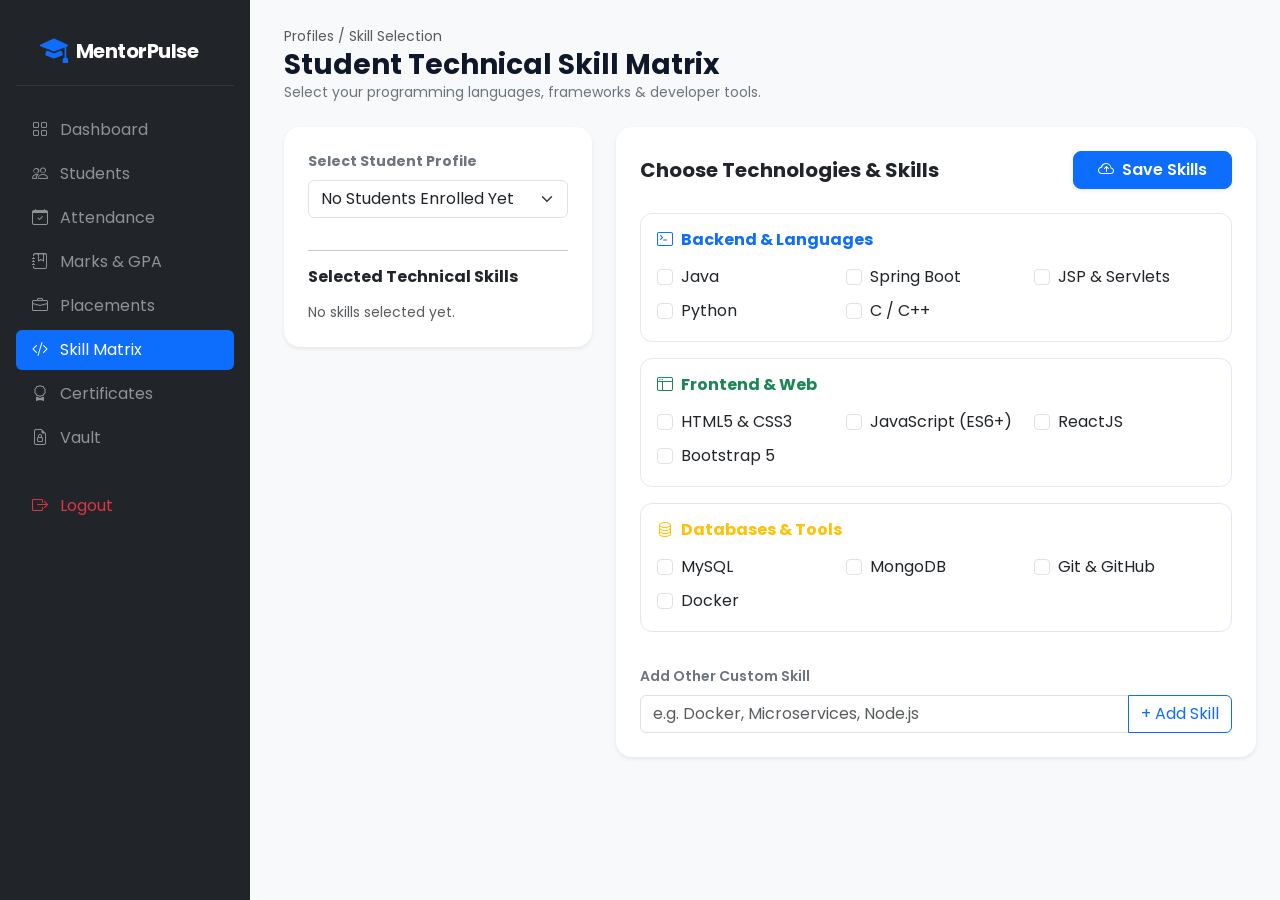
<file: skills.html>
<!DOCTYPE html>
<html lang="en">
<head>
  <meta charset="UTF-8">
  <meta name="viewport" content="width=device-width, initial-scale=1.0">
  <title>Skill Matrix & Tech Stack - MentorPulse</title>
  <link href="https://cdn.jsdelivr.net/npm/bootstrap@5.3.2/dist/css/bootstrap.min.css" rel="stylesheet">
  <link href="https://cdn.jsdelivr.net/npm/bootstrap-icons@1.11.1/font/bootstrap-icons.css" rel="stylesheet">
  <link href="https://fonts.googleapis.com/css2?family=Poppins:wght@300;400;500;600;700&display=swap" rel="stylesheet">
  <link rel="stylesheet" href="css/style.css">
  <style>
    .skill-badge {
      font-size: 0.85rem;
      padding: 0.5em 0.9em;
      border-radius: 20px;
    }
    .skill-card {
      border: 1px solid #e2e8f0;
      border-radius: 12px;
      transition: all 0.2s ease;
    }
    .skill-card:hover {
      border-color: #2563eb;
    }
  </style>
</head>
<body>

<div id="app-layout" class="d-flex">
  <!-- Sidebar Navigation -->
  <aside id="sidebar" class="bg-dark text-white p-3" style="width: 250px; min-height: 100vh;">
    <div class="sidebar-brand d-flex align-items-center gap-2 mb-4">
      <i class="bi bi-mortarboard-fill text-primary fs-3"></i>
      <span class="fw-bold fs-5">MentorPulse</span>
    </div>
    <ul class="nav flex-column gap-1">
      <li class="nav-item"><a href="dashboard.html" class="nav-link text-white-50"><i class="bi bi-grid me-2"></i> Dashboard</a></li>
      <li class="nav-item"><a href="students.html" class="nav-link text-white-50"><i class="bi bi-people me-2"></i> Students</a></li>
      <li class="nav-item"><a href="attendance.html" class="nav-link text-white-50"><i class="bi bi-calendar-check me-2"></i> Attendance</a></li>
      <li class="nav-item"><a href="marks.html" class="nav-link text-white-50"><i class="bi bi-journal-bookmark me-2"></i> Marks & GPA</a></li>
      <li class="nav-item"><a href="placement.html" class="nav-link text-white-50"><i class="bi bi-briefcase me-2"></i> Placements</a></li>
      <li class="nav-item"><a href="skills.html" class="nav-link active bg-primary text-white rounded"><i class="bi bi-code-slash me-2"></i> Skill Matrix</a></li>
      <li class="nav-item"><a href="certificates.html" class="nav-link text-white-50"><i class="bi bi-award me-2"></i> Certificates</a></li>
      <li class="nav-item"><a href="documents.html" class="nav-link text-white-50"><i class="bi bi-file-earmark-lock me-2"></i> Vault</a></li>
      <li class="nav-item"><a href="index.html" class="nav-link text-danger mt-4"><i class="bi bi-box-arrow-right me-2"></i> Logout</a></li>
    </ul>
  </aside>

  <!-- Main Content -->
  <main id="main-content" class="flex-grow-1 bg-light p-4">
    <header class="d-flex justify-content-between align-items-center mb-4">
      <div>
        <span class="text-muted small">Profiles / Skill Selection</span>
        <h3 class="fw-bold mb-0">Student Technical Skill Matrix</h3>
        <p class="text-secondary small mb-0">Select your programming languages, frameworks & developer tools.</p>
      </div>
    </header>

    <div class="row g-4">
      <!-- Left Column: Student Select & Active Badges -->
      <div class="col-12 col-lg-4">
        <div class="card border-0 shadow-sm p-4 rounded-4 bg-white mb-4">
          <label class="form-label small fw-bold text-secondary">Select Student Profile</label>
          <select id="student-select" class="form-select mb-3" onchange="onStudentChange()">
            <option value="">Loading students...</option>
          </select>

          <hr>

          <h6 class="fw-bold mb-3">Selected Technical Skills</h6>
          <div id="active-skills-container" class="d-flex flex-wrap gap-2">
            <span class="text-muted small">No skills selected yet.</span>
          </div>
        </div>
      </div>

      <!-- Right Column: Checkbox Selection Categories -->
      <div class="col-12 col-lg-8">
        <div class="card border-0 shadow-sm p-4 rounded-4 bg-white">
          <div class="d-flex justify-content-between align-items-center mb-4">
            <h5 class="fw-bold mb-0">Choose Technologies & Skills</h5>
            <button type="button" onclick="saveSkills()" id="save-btn" class="btn btn-primary px-4 fw-semibold rounded-3 shadow-sm">
              <i class="bi bi-cloud-arrow-up me-1"></i> Save Skills
            </button>
          </div>

          <!-- Category 1: Languages & Backend -->
          <div class="skill-card p-3 mb-3">
            <h6 class="fw-bold text-primary mb-3"><i class="bi bi-terminal me-2"></i>Backend & Languages</h6>
            <div class="row g-2">
              <div class="col-6 col-md-4">
                <div class="form-check">
                  <input class="form-check-input skill-checkbox" type="checkbox" value="Java" id="sk-java">
                  <label class="form-check-label" for="sk-java">Java</label>
                </div>
              </div>
              <div class="col-6 col-md-4">
                <div class="form-check">
                  <input class="form-check-input skill-checkbox" type="checkbox" value="Spring Boot" id="sk-springboot">
                  <label class="form-check-label" for="sk-springboot">Spring Boot</label>
                </div>
              </div>
              <div class="col-6 col-md-4">
                <div class="form-check">
                  <input class="form-check-input skill-checkbox" type="checkbox" value="JSP & Servlets" id="sk-jsp">
                  <label class="form-check-label" for="sk-jsp">JSP & Servlets</label>
                </div>
              </div>
              <div class="col-6 col-md-4">
                <div class="form-check">
                  <input class="form-check-input skill-checkbox" type="checkbox" value="Python" id="sk-python">
                  <label class="form-check-label" for="sk-python">Python</label>
                </div>
              </div>
              <div class="col-6 col-md-4">
                <div class="form-check">
                  <input class="form-check-input skill-checkbox" type="checkbox" value="C / C++" id="sk-cpp">
                  <label class="form-check-label" for="sk-cpp">C / C++</label>
                </div>
              </div>
            </div>
          </div>

          <!-- Category 2: Frontend & UI -->
          <div class="skill-card p-3 mb-3">
            <h6 class="fw-bold text-success mb-3"><i class="bi bi-window-sidebar me-2"></i>Frontend & Web</h6>
            <div class="row g-2">
              <div class="col-6 col-md-4">
                <div class="form-check">
                  <input class="form-check-input skill-checkbox" type="checkbox" value="HTML5 & CSS3" id="sk-html">
                  <label class="form-check-label" for="sk-html">HTML5 & CSS3</label>
                </div>
              </div>
              <div class="col-6 col-md-4">
                <div class="form-check">
                  <input class="form-check-input skill-checkbox" type="checkbox" value="JavaScript (ES6+)" id="sk-js">
                  <label class="form-check-label" for="sk-js">JavaScript (ES6+)</label>
                </div>
              </div>
              <div class="col-6 col-md-4">
                <div class="form-check">
                  <input class="form-check-input skill-checkbox" type="checkbox" value="ReactJS" id="sk-react">
                  <label class="form-check-label" for="sk-react">ReactJS</label>
                </div>
              </div>
              <div class="col-6 col-md-4">
                <div class="form-check">
                  <input class="form-check-input skill-checkbox" type="checkbox" value="Bootstrap 5" id="sk-bs">
                  <label class="form-check-label" for="sk-bs">Bootstrap 5</label>
                </div>
              </div>
            </div>
          </div>

          <!-- Category 3: Database & DevOps Tools -->
          <div class="skill-card p-3 mb-3">
            <h6 class="fw-bold text-warning mb-3"><i class="bi bi-database me-2"></i>Databases & Tools</h6>
            <div class="row g-2">
              <div class="col-6 col-md-4">
                <div class="form-check">
                  <input class="form-check-input skill-checkbox" type="checkbox" value="MySQL" id="sk-mysql">
                  <label class="form-check-label" for="sk-mysql">MySQL</label>
                </div>
              </div>
              <div class="col-6 col-md-4">
                <div class="form-check">
                  <input class="form-check-input skill-checkbox" type="checkbox" value="MongoDB" id="sk-mongo">
                  <label class="form-check-label" for="sk-mongo">MongoDB</label>
                </div>
              </div>
              <div class="col-6 col-md-4">
                <div class="form-check">
                  <input class="form-check-input skill-checkbox" type="checkbox" value="Git & GitHub" id="sk-git">
                  <label class="form-check-label" for="sk-git">Git & GitHub</label>
                </div>
              </div>
              <div class="col-6 col-md-4">
                <div class="form-check">
                  <input class="form-check-input skill-checkbox" type="checkbox" value="Docker" id="sk-docker">
                  <label class="form-check-label" for="sk-docker">Docker</label>
                </div>
              </div>
            </div>
          </div>

          <!-- Add Custom Skill Box -->
          <div class="mt-3">
            <label class="form-label small fw-semibold text-secondary">Add Other Custom Skill</label>
            <div class="input-group">
              <input type="text" id="custom-skill-input" class="form-control" placeholder="e.g. Docker, Microservices, Node.js">
              <button class="btn btn-outline-primary" type="button" onclick="addCustomSkill()">+ Add Skill</button>
            </div>
          </div>

        </div>
      </div>
    </div>
  </main>
</div>

<!-- SCRIPTS -->
<script src="https://cdn.jsdelivr.net/npm/bootstrap@5.3.2/dist/js/bootstrap.bundle.min.js"></script>
<script src="js/github-sync.js"></script>
<script src="js/app.js"></script>
<script>
  let loadedStudents = [];

  // Init Checkbox Click Listeners
  document.querySelectorAll('.skill-checkbox').forEach(cb => {
    cb.addEventListener('change', renderActiveBadges);
  });

  function renderActiveBadges() {
    const container = document.getElementById('active-skills-container');
    const checked = Array.from(document.querySelectorAll('.skill-checkbox:checked')).map(c => c.value);

    if (checked.length === 0) {
      container.innerHTML = '<span class="text-muted small">No skills selected yet.</span>';
      return;
    }

    container.innerHTML = checked.map(sk => `
      <span class="badge bg-primary-subtle text-primary border border-primary-subtle skill-badge">
        <i class="bi bi-check2-circle me-1"></i>${sk}
      </span>
    `).join('');
  }

  function addCustomSkill() {
    const input = document.getElementById('custom-skill-input');
    const skillName = input.value.trim();
    if (!skillName) return;

    const container = document.getElementById('active-skills-container');
    // Uncheck "no skills" if present
    if (container.innerText.includes('No skills selected')) container.innerHTML = '';

    const newCbId = 'sk-custom-' + Date.now();
    const newCheckboxHtml = `
      <div class="col-6 col-md-4">
        <div class="form-check">
          <input class="form-check-input skill-checkbox" type="checkbox" value="${skillName}" id="${newCbId}" checked>
          <label class="form-check-label" for="${newCbId}">${skillName}</label>
        </div>
      </div>
    `;

    document.querySelector('.skill-card .row').insertAdjacentHTML('beforeend', newCheckboxHtml);
    document.getElementById(newCbId).addEventListener('change', renderActiveBadges);
    
    renderActiveBadges();
    input.value = '';
  }

  async function loadStudents() {
    const select = document.getElementById('student-select');
    loadedStudents = await fetchStudentsFromGitHub() || [];
    const loggedRole = sessionStorage.getItem('logged_user_role');
    const currentStudent = JSON.parse(sessionStorage.getItem('current_student') || '{}');

    if (loadedStudents.length === 0) {
      select.innerHTML = '<option value="">No Students Enrolled Yet</option>';
      return;
    }

    select.innerHTML = loadedStudents.map(s => `
      <option value="${s.id}">
        ${s.name} (${s.id})
      </option>
    `).join('');

    if (loggedRole === 'student' && currentStudent.id) {
      select.value = currentStudent.id;
      select.disabled = true;
    }

    onStudentChange();
  }

  function onStudentChange() {
    const studentId = document.getElementById('student-select').value;
    const student = loadedStudents.find(s => s.id === studentId);

    // Uncheck all first
    document.querySelectorAll('.skill-checkbox').forEach(cb => cb.checked = false);

    if (student && student.skills && Array.isArray(student.skills)) {
      student.skills.forEach(skillName => {
        const matchingCb = Array.from(document.querySelectorAll('.skill-checkbox')).find(cb => cb.value.toLowerCase() === skillName.toLowerCase());
        if (matchingCb) {
          matchingCb.checked = true;
        }
      });
    }

    renderActiveBadges();
  }

  async function saveSkills() {
    const btn = document.getElementById('save-btn');
    const studentId = document.getElementById('student-select').value;

    if (!studentId) {
      alert('Please select a student profile first!');
      return;
    }

    const selectedSkills = Array.from(document.querySelectorAll('.skill-checkbox:checked')).map(c => c.value);

    btn.disabled = true;
    btn.innerHTML = '<span class="spinner-border spinner-border-sm me-2"></span>Saving...';

    try {
      const idx = loadedStudents.findIndex(s => s.id === studentId);
      if (idx >= 0) {
        loadedStudents[idx].skills = selectedSkills;
        const success = await syncStudentsToGitHub(loadedStudents);

        if (success) {
          if (typeof showToast === 'function') showToast('Skills updated successfully!', 'success');
          else alert('Skills updated successfully!');
        } else {
          alert('Failed to sync with cloud.');
        }
      }
    } catch (e) {
      console.error(e);
      alert('Error updating skills!');
    } finally {
      btn.disabled = false;
      btn.innerHTML = '<i class="bi bi-cloud-arrow-up me-1"></i> Save Skills';
    }
  }

  document.addEventListener('DOMContentLoaded', loadStudents);
</script>
</body>
</html>
</file>
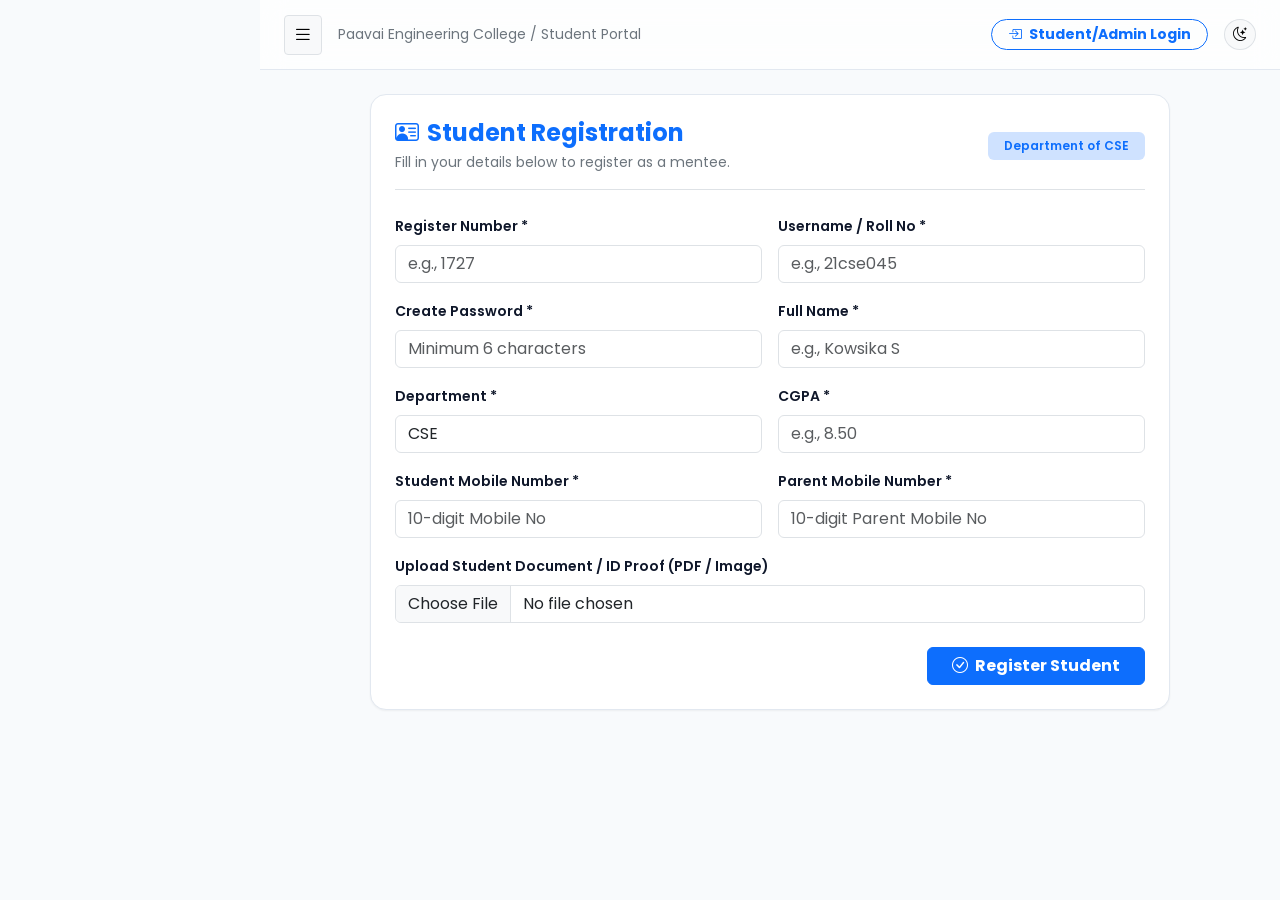
<file: students.html>
<!DOCTYPE html>
<html lang="en">
<head>
  <meta charset="UTF-8">
  <meta name="viewport" content="width=device-width, initial-scale=1.0">
  <title>Students Directory - Paavai CSE Mentorship Portal</title>
  
  <link href="https://cdn.jsdelivr.net/npm/bootstrap@5.3.2/dist/css/bootstrap.min.css" rel="stylesheet">
  <link href="https://cdn.jsdelivr.net/npm/bootstrap-icons@1.11.1/font/bootstrap-icons.css" rel="stylesheet">
  <link href="https://fonts.googleapis.com/css2?family=Poppins:wght@300;400;500;600;700;800&display=swap" rel="stylesheet">
  
  <link rel="stylesheet" href="./css/style.css">
</head>
<body>

<div id="app-layout">
  <!-- Sidebar Navigation -->
  <aside id="sidebar">
    <div class="sidebar-brand">
      <i class="bi bi-mortarboard-fill text-primary me-2 fs-4"></i>
      <span>Paavai CSE</span>
    </div>
    <ul class="sidebar-menu">
      <li><a href="dashboard.html" class="nav-link"><i class="bi bi-grid-1x2"></i> Dashboard</a></li>
      <li><a href="students.html" class="nav-link active"><i class="bi bi-people"></i> Students Directory</a></li>
      <li><a href="attendance.html" class="nav-link"><i class="bi bi-calendar-check"></i> Attendance</a></li>
      <li><a href="marks.html" class="nav-link"><i class="bi bi-journal-bookmark"></i> Marks & GPA</a></li>
      <li><a href="placement.html" class="nav-link"><i class="bi bi-briefcase"></i> Placements</a></li>
      <li><a href="certificates.html" class="nav-link"><i class="bi bi-award"></i> Certificates</a></li>
      <li><a href="skills.html" class="nav-link"><i class="bi bi-cpu"></i> Skill Matrix</a></li>
      <li><a href="documents.html" class="nav-link"><i class="bi bi-file-earmark-lock"></i> Vault</a></li>
      <li><a href="meetings.html" class="nav-link"><i class="bi bi-clock-history"></i> Sessions</a></li>
      <li><a href="reports.html" class="nav-link"><i class="bi bi-file-bar-graph"></i> Reports</a></li>
      <li><a href="settings.html" class="nav-link"><i class="bi bi-gear"></i> Settings</a></li>
    </ul>
    
    <div class="p-3 border-top border-secondary border-opacity-25">
      <button type="button" class="btn btn-outline-danger btn-sm w-100" onclick="logoutPortal()">
        <i class="bi bi-box-arrow-right me-1"></i> Sign Out
      </button>
    </div>
  </aside>

  <!-- Main Workspace -->
  <main id="main-content">
    <header class="top-navbar">
      <div class="d-flex align-items-center gap-3">
        <button id="sidebar-toggle" class="btn btn-light btn-sm border"><i class="bi bi-list fs-5"></i></button>
        <span class="text-secondary small d-none d-md-inline">Paavai Engineering College / Student Portal</span>
      </div>
      <div class="d-flex align-items-center gap-3">
        <a href="login.html" id="public-login-btn" class="btn btn-outline-primary btn-sm rounded-pill px-3 fw-bold" style="display:none;">
          <i class="bi bi-box-arrow-in-right me-1"></i> Student/Admin Login
        </a>
        <button id="theme-toggle" class="btn btn-light btn-sm border rounded-circle"><i class="bi bi-moon-stars"></i></button>
      </div>
    </header>

    <div class="p-4">
      
      <!-- 🟢 1. PUBLIC REGISTRATION FORM CONTAINER (Only for Guest Visitor & Admin) -->
      <div id="registration-form-section" class="card-custom p-4 mb-4" style="display: none; max-width: 800px; margin: 0 auto;">
        <div class="border-bottom pb-3 mb-4 d-flex justify-content-between align-items-center">
          <div>
            <h4 class="fw-bold mb-1 text-primary"><i class="bi bi-person-vcard me-2"></i>Student Registration</h4>
            <p class="text-secondary small mb-0">Fill in your details below to register as a mentee.</p>
          </div>
          <span class="badge bg-primary-subtle text-primary fw-semibold px-3 py-2">Department of CSE</span>
        </div>

        <form id="addStudentForm">
          <div class="row g-3">
            <div class="col-12 col-md-6">
              <label for="add-regno" class="form-label fw-semibold small">Register Number *</label>
              <input type="text" id="add-regno" class="form-control" placeholder="e.g., 1727" required>
            </div>
            <div class="col-12 col-md-6">
              <label for="add-username" class="form-label fw-semibold small">Username / Roll No *</label>
              <input type="text" id="add-username" class="form-control" placeholder="e.g., 21cse045" required>
            </div>
            <div class="col-12 col-md-6">
              <label for="add-password" class="form-label fw-semibold small">Create Password *</label>
              <input type="password" id="add-password" class="form-control" placeholder="Minimum 6 characters" required>
            </div>
            <div class="col-12 col-md-6">
              <label for="add-name" class="form-label fw-semibold small">Full Name *</label>
              <input type="text" id="add-name" class="form-control" placeholder="e.g., Kowsika S" required>
            </div>
            <div class="col-12 col-md-6">
              <label for="add-dept" class="form-label fw-semibold small">Department *</label>
              <input type="text" id="add-dept" class="form-control" value="CSE" required>
            </div>
            <div class="col-12 col-md-6">
              <label for="add-cgpa" class="form-label fw-semibold small">CGPA *</label>
              <input type="number" step="0.01" min="0" max="10" id="add-cgpa" class="form-control" placeholder="e.g., 8.50" required>
            </div>
            <div class="col-12 col-md-6">
              <label for="add-student-mobile" class="form-label fw-semibold small">Student Mobile Number *</label>
              <input type="tel" id="add-student-mobile" class="form-control" pattern="[0-9]{10}" placeholder="10-digit Mobile No" required>
            </div>
            <div class="col-12 col-md-6">
              <label for="add-parent-mobile" class="form-label fw-semibold small">Parent Mobile Number *</label>
              <input type="tel" id="add-parent-mobile" class="form-control" pattern="[0-9]{10}" placeholder="10-digit Parent Mobile No" required>
            </div>
            <div class="col-12">
              <label for="add-doc" class="form-label fw-semibold small">Upload Student Document / ID Proof (PDF / Image)</label>
              <input type="file" id="add-doc" class="form-control" accept=".pdf,image/*">
            </div>
          </div>
          <div class="mt-4 text-end">
            <button type="submit" class="btn btn-primary px-4 fw-bold" id="save-student-btn">
              <i class="bi bi-check-circle me-1"></i> Register Student
            </button>
          </div>
        </form>
      </div>

      <!-- 🔒 2. DIRECTORY TABLE SECTION (Visible for Logged-in Users) -->
      <div id="table-section" style="display:none;">
        <div class="d-flex justify-content-between align-items-center mb-4">
          <div>
            <h4 class="fw-bold mb-0">Students Directory</h4>
            <p class="text-secondary small mb-0">Manage and view enrolled mentee details.</p>
          </div>
          <div class="d-flex gap-2">
            <button class="btn btn-primary btn-sm" onclick="loadStudentsTable()">
              <i class="bi bi-arrow-clockwise me-1"></i> Refresh Table
            </button>
          </div>
        </div>

        <!-- Students Table Card -->
        <div class="card-custom">
          <div class="table-responsive">
            <table class="table table-hover align-middle mb-0">
              <thead class="table-light">
                <tr>
                  <th>Reg No</th>
                  <th>Username</th>
                  <th>Name</th>
                  <th>Department</th>
                  <th>CGPA</th>
                  <th>Student Mobile</th>
                  <th>Parent Mobile</th>
                  <th>Document</th>
                  <th id="actions-header" style="display:none;">Actions</th>
                </tr>
              </thead>
              <tbody id="students-table-body">
                <tr>
                  <td colspan="9" class="text-center py-4 text-muted">
                    <div class="spinner-border spinner-border-sm me-2 text-primary"></div> Loading student data...
                  </td>
                </tr>
              </tbody>
            </table>
          </div>
        </div>
      </div>

    </div>
  </main>
</div>

<script src="https://cdn.jsdelivr.net/npm/bootstrap@5.3.2/dist/js/bootstrap.bundle.min.js"></script>
<script src="./js/auth.js"></script>
<script src="./js/github-sync.js"></script>
<script src="./js/app.js"></script>

<script>
  document.addEventListener('DOMContentLoaded', () => {
    setupViewBasedOnRole();
  });

  function setupViewBasedOnRole() {
    const userRole = sessionStorage.getItem('logged_user_role');
    const formSection = document.getElementById('registration-form-section');
    const tableSection = document.getElementById('table-section');
    const actionsHeader = document.getElementById('actions-header');
    const sidebar = document.getElementById('sidebar');
    const publicLoginBtn = document.getElementById('public-login-btn');

    if (userRole === 'admin') {
      // Admin sees both Form & Complete Table
      if (formSection) formSection.style.display = 'block';
      if (tableSection) tableSection.style.display = 'block';
      if (actionsHeader) actionsHeader.style.display = 'table-cell';
      if (sidebar) sidebar.style.display = 'flex';
      if (publicLoginBtn) publicLoginBtn.style.display = 'none';
      loadStudentsTable();

    } else if (userRole === 'student') {
      // Logged-in Student sees ONLY Table (their own profile)
      if (formSection) formSection.style.display = 'none';
      if (tableSection) tableSection.style.display = 'block';
      if (actionsHeader) actionsHeader.style.display = 'none';
      if (sidebar) sidebar.style.display = 'flex';
      if (publicLoginBtn) publicLoginBtn.style.display = 'none';
      loadStudentsTable();

    } else {
      // 🔒 GUEST / DIRECT VISITOR
      if (formSection) formSection.style.display = 'block';
      if (tableSection) tableSection.style.display = 'none';
      if (sidebar) sidebar.style.display = 'none';
      if (publicLoginBtn) publicLoginBtn.style.display = 'inline-block';
    }
  }

  async function loadStudentsTable() {
    const tbody = document.getElementById('students-table-body');
    const userRole = sessionStorage.getItem('logged_user_role');
    const studentDataStr = sessionStorage.getItem('current_student');

    try {
      let students = await fetchStudentsFromGitHub() || [];

      // 🔒 STUDENT PRIVACY GUARD: Login பண்ணியிருக்க Student-ோட Data மட்டும் Filter பண்ணும்
      if (userRole === 'student' && studentDataStr) {
        const loggedStudent = JSON.parse(studentDataStr);
        students = students.filter(s => 
          String(s.id) === String(loggedStudent.id) || 
          String(s.regNo) === String(loggedStudent.id) ||
          s.username === loggedStudent.username
        );
      }

      if (students.length === 0) {
        tbody.innerHTML = `<tr><td colspan="9" class="text-center py-4 text-muted">No student records found.</td></tr>`;
        return;
      }

      tbody.innerHTML = students.map(student => `
        <tr>
          <td class="fw-semibold">${student.id || student.regNo || 'N/A'}</td>
          <td><span class="badge bg-info-subtle text-info fw-bold">${student.username || student.id || 'N/A'}</span></td>
          <td>${student.name || 'N/A'}</td>
          <td><span class="badge bg-secondary-subtle text-secondary">${student.department || 'CSE'}</span></td>
          <td class="fw-bold text-primary">${student.cgpa || 'N/A'}</td>
          <td>${student.studentMobile ? `<a href="tel:${student.studentMobile}" class="text-decoration-none"><i class="bi bi-telephone me-1"></i>${student.studentMobile}</a>` : '<span class="text-muted">-</span>'}</td>
          <td>${student.parentMobile ? `<a href="tel:${student.parentMobile}" class="text-decoration-none text-success"><i class="bi bi-telephone-fill me-1"></i>${student.parentMobile}</a>` : '<span class="text-muted">-</span>'}</td>
          <td>
            ${student.docUrl ? `<a href="${student.docUrl}" target="_blank" class="btn btn-sm btn-outline-primary"><i class="bi bi-file-earmark-text"></i> View Doc</a>` : '<span class="badge bg-light text-secondary">No Doc</span>'}
          </td>
          ${userRole === 'admin' ? `
            <td>
              <button class="btn btn-outline-danger btn-sm" onclick="handleDeleteStudent('${student.id}', '${student.name}')">
                <i class="bi bi-trash"></i> Delete
              </button>
            </td>
          ` : ''}
        </tr>
      `).join('');

    } catch (err) {
      console.error('Error loading students:', err);
      tbody.innerHTML = `<tr><td colspan="9" class="text-center py-4 text-danger">Error loading data from GitHub!</td></tr>`;
    }
  }

  // Register New Student Action
  document.getElementById('addStudentForm')?.addEventListener('submit', async (e) => {
    e.preventDefault();
    const saveBtn = document.getElementById('save-student-btn');
    saveBtn.disabled = true;
    saveBtn.innerHTML = `<span class="spinner-border spinner-border-sm me-1"></span> Registering...`;

    const regno = document.getElementById('add-regno').value.trim();
    const username = document.getElementById('add-username').value.trim();
    const password = document.getElementById('add-password').value.trim();
    const name = document.getElementById('add-name').value.trim();
    const dept = document.getElementById('add-dept').value.trim();
    const cgpa = document.getElementById('add-cgpa').value.trim();
    const studentMobile = document.getElementById('add-student-mobile').value.trim();
    const parentMobile = document.getElementById('add-parent-mobile').value.trim();
    const fileInput = document.getElementById('add-doc');

    let uploadedDocUrl = '';

    try {
      let students = await fetchStudentsFromGitHub() || [];
      const exists = students.some(s => String(s.id) === String(regno) || String(s.username).toLowerCase() === String(username).toLowerCase());
      if (exists) {
        alert('Student with this Register Number or Username already exists!');
        saveBtn.disabled = false;
        saveBtn.innerHTML = `<i class="bi bi-check-circle me-1"></i> Register Student`;
        return;
      }

      // Upload Document to GitHub
      if (fileInput && fileInput.files.length > 0) {
        const file = fileInput.files[0];
        uploadedDocUrl = await uploadDocumentToGitHub(file, regno);
      }

      const newStudent = {
        id: regno,
        regNo: regno,
        username: username,
        password: password,
        name: name,
        department: dept,
        cgpa: cgpa,
        studentMobile: studentMobile,
        parentMobile: parentMobile,
        docUrl: uploadedDocUrl,
        role: 'student'
      };

      students.push(newStudent);
      const isSaved = await syncStudentsToGitHub(students);

      if (isSaved) {
        alert('🎉 Registration Successful! You can now login using your Username and Password.');
        document.getElementById('addStudentForm').reset();
        
        const userRole = sessionStorage.getItem('logged_user_role');
        if (!userRole) {
          window.location.href = 'login.html';
        } else {
          await loadStudentsTable();
        }
      } else {
        alert('Failed to save student details!');
      }
    } catch (err) {
      console.error('Registration Error:', err);
      alert('An error occurred during registration.');
    } finally {
      saveBtn.disabled = false;
      saveBtn.innerHTML = `<i class="bi bi-check-circle me-1"></i> Register Student`;
    }
  });

  // Delete Action (Admin Only)
  async function handleDeleteStudent(studentId, studentName) {
    if (confirm(`Are you sure you want to delete student: ${studentName} (${studentId})?`)) {
      const isDeleted = await deleteStudentFromGitHub(studentId);
      if (isDeleted) {
        alert('Student deleted successfully!');
        await loadStudentsTable();
      } else {
        alert('Failed to delete student!');
      }
    }
  }

  function logoutPortal() {
    sessionStorage.clear();
    localStorage.clear();
    window.location.replace('index.html');
  }
</script>
</body>
</html>
</file>
<file: css/style.css>
:root {
  --font-family: 'Poppins', -apple-system, BlinkMacSystemFont, sans-serif;
  --bg-main: #f8fafc;
  --bg-card: #ffffff;
  --bg-sidebar: #0f172a;
  --text-primary: #0f172a;
  --text-secondary: #64748b;
  --primary: #2563eb;
  --primary-hover: #1d4ed8;
  --primary-light: rgba(37, 99, 235, 0.08);
  --accent: #38bdf8;
  --border-color: #e2e8f0;
  --glass-bg: rgba(255, 255, 255, 0.75);
  --glass-border: rgba(255, 255, 255, 0.4);
  --shadow-sm: 0 1px 2px 0 rgba(0, 0, 0, 0.05);
  --shadow-md: 0 4px 6px -1px rgba(0, 0, 0, 0.1), 0 2px 4px -1px rgba(0, 0, 0, 0.06);
  --shadow-lg: 0 10px 25px -5px rgba(0, 0, 0, 0.1), 0 10px 10px -5px rgba(0, 0, 0, 0.04);
  --sidebar-width: 260px;
  --navbar-height: 70px;
  --radius-lg: 16px;
  --radius-md: 10px;
  --transition: all 0.25s cubic-bezier(0.4, 0, 0.2, 1);
}

[data-theme="dark"] {
  --bg-main: #0b0f17;
  --bg-card: #151c28;
  --bg-sidebar: #070a0f;
  --text-primary: #f1f5f9;
  --text-secondary: #94a3b8;
  --border-color: #1e293b;
  --glass-bg: rgba(21, 28, 40, 0.75);
  --glass-border: rgba(255, 255, 255, 0.05);
}

* {
  box-sizing: border-box;
  margin: 0;
  padding: 0;
}

body {
  font-family: var(--font-family);
  background-color: var(--bg-main);
  color: var(--text-primary);
  overflow-x: hidden;
  transition: background-color 0.3s ease, color 0.3s ease;
}

/* Glassmorphism */
.glass-panel {
  background: var(--glass-bg);
  backdrop-filter: blur(12px);
  -webkit-backdrop-filter: blur(12px);
  border: 1px solid var(--border-color);
  border-radius: var(--radius-lg);
  box-shadow: var(--shadow-sm);
}

/* Layout */
#app-layout {
  display: flex;
  min-height: 100vh;
}

#sidebar {
  width: var(--sidebar-width);
  background: var(--bg-sidebar);
  color: #fff;
  position: fixed;
  top: 0;
  left: 0;
  bottom: 0;
  z-index: 1000;
  transition: var(--transition);
  display: flex;
  flex-direction: column;
}

#sidebar.collapsed {
  transform: translateX(-100%);
}

.sidebar-brand {
  height: var(--navbar-height);
  display: flex;
  align-items: center;
  padding: 0 1.5rem;
  font-weight: 700;
  font-size: 1.2rem;
  letter-spacing: -0.5px;
  border-bottom: 1px solid rgba(255, 255, 255, 0.08);
  color: #fff;
}

.sidebar-menu {
  list-style: none;
  padding: 1rem 0.75rem;
  flex: 1;
  overflow-y: auto;
}

.sidebar-menu .nav-link {
  display: flex;
  align-items: center;
  gap: 0.85rem;
  padding: 0.75rem 1rem;
  color: #94a3b8;
  text-decoration: none;
  border-radius: var(--radius-md);
  font-size: 0.9rem;
  font-weight: 500;
  transition: var(--transition);
  margin-bottom: 0.25rem;
}

.sidebar-menu .nav-link:hover,
.sidebar-menu .nav-link.active {
  color: #fff;
  background: rgba(255, 255, 255, 0.1);
}

.sidebar-menu .nav-link.active {
  background: var(--primary);
}

#main-content {
  flex: 1;
  margin-left: var(--sidebar-width);
  transition: var(--transition);
  display: flex;
  flex-direction: column;
  min-width: 0;
}

#main-content.expanded {
  margin-left: 0;
}

/* Navbar */
.top-navbar {
  height: var(--navbar-height);
  background: var(--glass-bg);
  backdrop-filter: blur(12px);
  border-bottom: 1px solid var(--border-color);
  position: sticky;
  top: 0;
  z-index: 900;
  display: flex;
  align-items: center;
  justify-content: space-between;
  padding: 0 1.5rem;
}

/* Card Hover Lift */
.hover-lift {
  transition: var(--transition);
}
.hover-lift:hover {
  transform: translateY(-4px);
  box-shadow: var(--shadow-lg);
}

/* UI Components & Tables */
.card-custom {
  background: var(--bg-card);
  border: 1px solid var(--border-color);
  border-radius: var(--radius-lg);
  padding: 1.5rem;
  box-shadow: var(--shadow-sm);
}

.table-custom {
  width: 100%;
  border-collapse: separate;
  border-spacing: 0;
}
.table-custom th {
  background: var(--bg-main);
  color: var(--text-secondary);
  font-weight: 600;
  font-size: 0.8rem;
  text-transform: uppercase;
  letter-spacing: 0.5px;
  padding: 0.85rem 1rem;
  border-bottom: 1px solid var(--border-color);
}
.table-custom td {
  padding: 1rem;
  border-bottom: 1px solid var(--border-color);
  color: var(--text-primary);
  font-size: 0.9rem;
}

/* Skeleton Loading */
.skeleton {
  background: linear-gradient(90deg, var(--border-color) 25%, var(--bg-main) 50%, var(--border-color) 75%);
  background-size: 200% 100%;
  animation: loading 1.5s infinite;
  border-radius: 4px;
}
@keyframes loading {
  0% { background-position: 200% 0; }
  100% { background-position: -200% 0; }
}

/* Floating Action Button */
.fab {
  position: fixed;
  bottom: 2rem;
  right: 2rem;
  width: 56px;
  height: 56px;
  border-radius: 50%;
  background: var(--primary);
  color: white;
  display: flex;
  align-items: center;
  justify-content: center;
  box-shadow: var(--shadow-lg);
  cursor: pointer;
  z-index: 800;
  border: none;
  transition: var(--transition);
}
.fab:hover {
  transform: scale(1.08);
}

/* Toast Container */
#toast-container {
  position: fixed;
  top: 1.5rem;
  right: 1.5rem;
  z-index: 2000;
}
</file>
